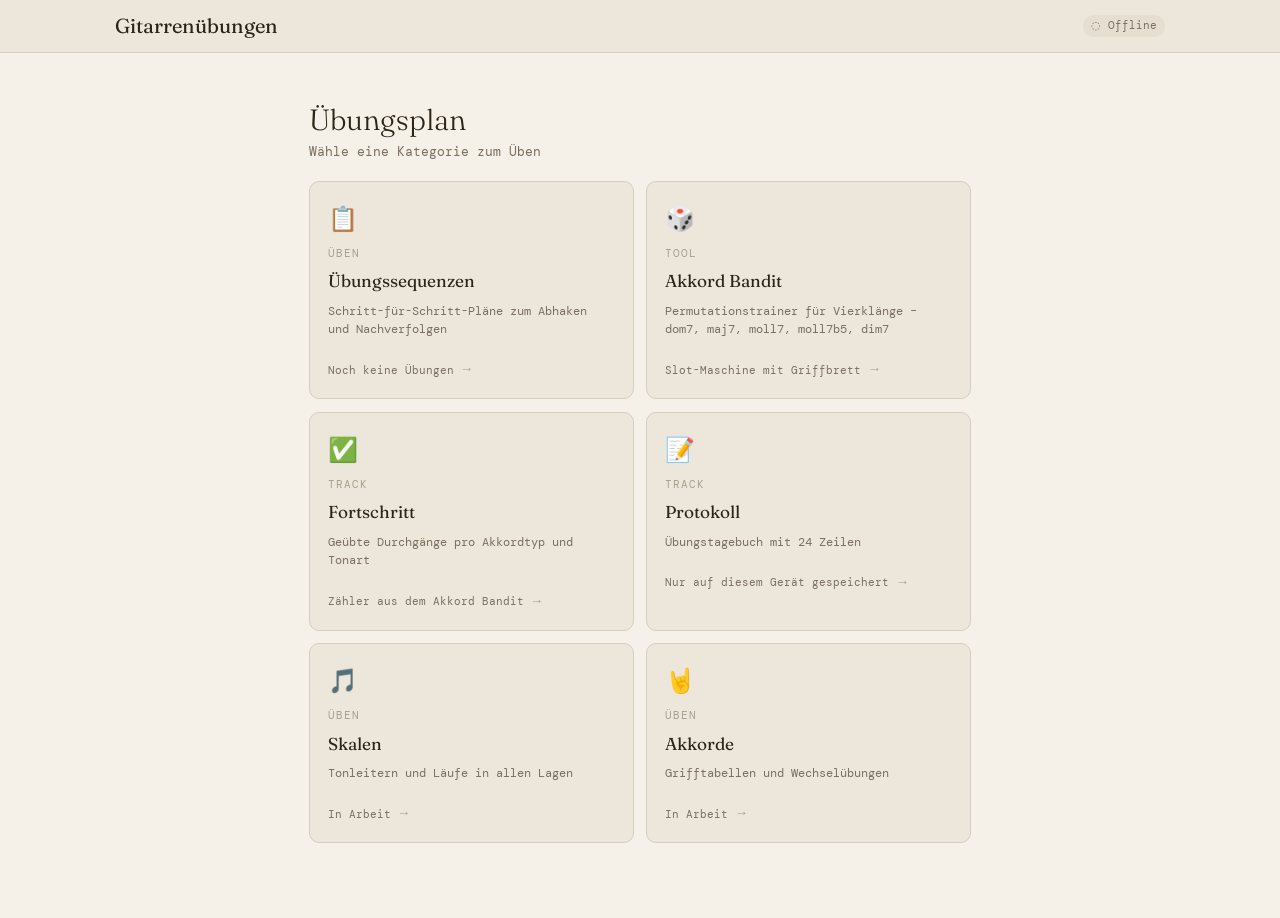
<file: index.html>
<!DOCTYPE html>
<html lang="de">
<head>
  <meta charset="UTF-8">
  <meta name="viewport" content="width=device-width, initial-scale=1">
  <title>Gitarrenübungen</title>
  <link rel="icon" type="image/svg+xml" href="assets/favicon.svg">
  <link rel="stylesheet" href="assets/style.css">
  <style>
    .card-icon {
      font-size: 1.6rem;
      display: block;
      margin-bottom: 0.5rem;
    }
    .card-arrow {
      display: inline-block;
      color: var(--text3);
      font-size: 0.9rem;
      margin-top: 0.5rem;
      transition: transform var(--transition), color var(--transition);
    }
    .card-link:hover .card-arrow {
      transform: translateX(3px);
      color: var(--accent);
    }
    .app-name {
      font-size: 1.35rem;
    }
  </style>
</head>
<body>

<header class="app-header">
  <div class="app-header-inner">
    <span class="header-title app-name">Gitarrenübungen</span>
    <span class="sync-status" id="syncStatus"></span>
  </div>
</header>

<main class="main">
  <div class="container">

    <div class="page-hero">
      <h1 class="page-hero-title">Übungsplan</h1>
      <p class="page-hero-subtitle">Wähle eine Kategorie zum Üben</p>
    </div>


    <div class="card-grid" id="cardGrid">
      <div class="card" style="border-style:dashed; animation: blink 1.4s ease-in-out infinite; color:var(--text3); text-align:center; padding:2rem;">
        Lädt…
      </div>
    </div>

  </div>
</main>


<script src="assets/sheet-api.js"></script>
<script>
  const PAGES = [
    {
      key:   'sequenzen',
      title: 'Übungssequenzen',
      desc:  'Schritt-für-Schritt-Pläne zum Abhaken und Nachverfolgen',
      href:  'ueben/sequenzen.html',
      icon:  '📋',
      label: 'Üben',
    },
    {
      key:      'bandit',
      title:    'Akkord Bandit',
      desc:     'Permutationstrainer für Vierklänge – dom7, maj7, moll7, moll7b5, dim7',
      href:     'akkord-bandit.html',
      icon:     '🎲',
      label:    'Tool',
      hinweis:  'Slot-Maschine mit Griffbrett',
    },
    {
      key:      'fortschritt',
      title:    'Fortschritt',
      desc:     'Geübte Durchgänge pro Akkordtyp und Tonart',
      href:     'fortschritt.html',
      icon:     '✅',
      label:    'Track',
      hinweis:  'Zähler aus dem Akkord Bandit',
    },
    {
      key:      'protokoll',
      title:    'Protokoll',
      desc:     'Übungstagebuch mit 24 Zeilen',
      href:     'protokoll.html',
      icon:     '📝',
      label:    'Track',
      hinweis:  'Nur auf diesem Gerät gespeichert',
    },
    {
      key:      'skalen',
      title:    'Skalen',
      desc:     'Tonleitern und Läufe in allen Lagen',
      href:     'ueben/skalen.html',
      icon:     '🎵',
      label:    'Üben',
      hinweis:  'In Arbeit',
    },
    {
      key:      'akkorde',
      title:    'Akkorde',
      desc:     'Grifftabellen und Wechselübungen',
      href:     'ueben/akkorde.html',
      icon:     '🤘',
      label:    'Üben',
      hinweis:  'In Arbeit',
    },
  ];

  let sequenzen = null;

  // ── Progress helpers ──────────────────────────────────────────────────
  function countProgress(section) {
    if (!section || typeof section !== 'object') return { done: 0, total: 0 };
    let done = 0, total = 0;
    for (const seq of Object.values(section)) {
      for (const item of Object.values(seq.items || {})) {
        total++;
        if (item.done) done++;
      }
    }
    return { done, total };
  }

  // ── Render cards ──────────────────────────────────────────────────────
  function renderCards() {
    const grid = document.getElementById('cardGrid');
    grid.innerHTML = PAGES.map(page => {
      const { done, total } = page.key === 'sequenzen'
        ? countProgress(sequenzen)
        : { done: 0, total: 0 };
      const pct = total > 0 ? Math.round((done / total) * 100) : 0;

      const progressHtml = total > 0
        ? `<div class="progress-wrap" style="margin-top:0.6rem">
            <div class="progress-bar">
              <div class="progress-bar-fill" style="width:${pct}%"></div>
            </div>
            <span class="progress-label">${done}/${total}</span>
           </div>`
        : `<span class="text-xs text-muted">${page.hinweis || 'Noch keine Übungen'}</span>`;

      return `
        <a class="card card-link" href="${page.href}">
          <span class="card-icon">${page.icon}</span>
          <div class="card-label">${page.label}</div>
          <div class="card-title">${page.title}</div>
          <div class="card-desc">${page.desc}</div>
          ${progressHtml}
          <span class="card-arrow">→</span>
        </a>
      `;
    }).join('');
  }

  // ── Sync status ───────────────────────────────────────────────────────
  function setSyncStatus(state, text) {
    const el = document.getElementById('syncStatus');
    el.className = `sync-status ${state}`;
    el.textContent = text;
  }

  // ── Init ──────────────────────────────────────────────────────────────
  // Sequenzen-Seite schreibt lokal zuerst; solange dort etwas nicht
  // hochgeladen ist (dirty), ist der lokale Stand der aktuellere.
  async function init() {
    try { sequenzen = JSON.parse(localStorage.getItem('gitueben_sequenzen') || 'null'); } catch (e) {}
    renderCards();
    if (localStorage.getItem('gitueben_sequenzen_dirty')) {
      setSyncStatus('dirty', '○ Nicht alles synchronisiert');
      return;
    }
    setSyncStatus('saving', '⟳ Lädt…');
    const remote = await SheetAPI.load();
    if (!remote) { setSyncStatus('offline', '◌ Offline'); return; }
    sequenzen = remote.sequenzen || {};
    localStorage.setItem('gitueben_sequenzen', JSON.stringify(sequenzen));
    renderCards();
    setSyncStatus('synced', '✓ Synchronisiert');
  }

  window.addEventListener('offline', () => setSyncStatus('offline', '◌ Offline'));

  init();
</script>
</body>
</html>
</file>
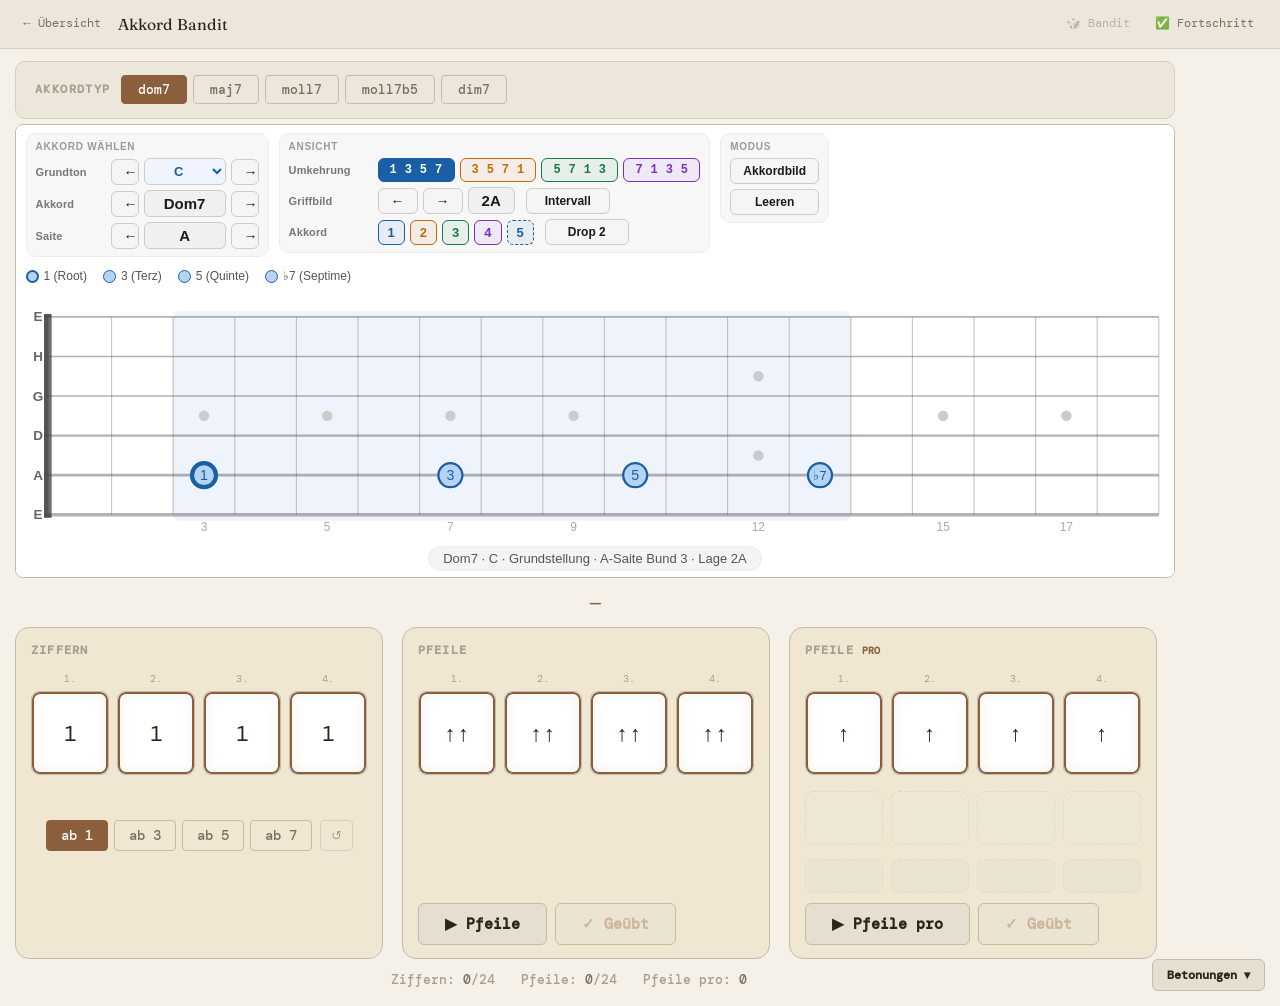
<file: akkord-bandit.html>
<!DOCTYPE html>
<html lang="de">
<head>
  <meta charset="UTF-8">
  <meta name="viewport" content="width=device-width, initial-scale=1.0">
  <title>Akkord Bandit – Gitarrenübungen</title>
  <link rel="icon" type="image/svg+xml" href="assets/favicon.svg">
  <link rel="stylesheet" href="assets/style.css">
  <style>
    body { display: flex; flex-direction: column; min-height: 100vh; }

    .page-main {
      flex: 1;
      overflow-x: auto;
      display: flex;
      justify-content: center;
      padding: 0.75rem 1rem 1rem;
    }

    .bandit-wrap {
      width: 100%;
      max-width: 1330px;
      display: flex;
      flex-direction: column;
      gap: 0.35rem;
    }
    .app-header-inner { max-width: 1330px; }
    /* Hauptinhalt links begrenzen, damit rechts Platz fürs Betonungs-Panel bleibt */
    .settings-bar, .griffbrett-widget-wrap, .akkord-name-display {
      align-self: flex-start; width: 100%; max-width: 1160px;
    }

    /* ─── Settings bar ─────────────────────────────────── */
    .settings-bar {
      display: flex;
      align-items: center;
      gap: 0.75rem;
      flex-wrap: wrap;
      padding: 0.9rem 1.25rem;
      background: var(--surface);
      border: 1px solid var(--border);
      border-radius: var(--radius);
    }

    .settings-sep {
      width: 1px;
      height: 1.8rem;
      background: var(--border2);
      flex-shrink: 0;
    }

    .settings-group {
      display: flex;
      align-items: center;
      gap: 0.7rem;
    }

    .section-label {
      font-size: 0.8rem;
      font-weight: 700;
      color: var(--text3);
      text-transform: uppercase;
      letter-spacing: 0.12em;
      white-space: nowrap;
    }

    select {
      font-family: 'DM Mono', monospace;
      font-size: 0.9rem;
      background: var(--surface2);
      color: var(--text);
      border: 1px solid var(--border2);
      border-radius: 6px;
      padding: 5px 10px;
      cursor: pointer;
      outline: none;
    }
    select:focus { border-color: var(--accent); }

    .akkord-buttons { display: flex; gap: 6px; flex-wrap: wrap; }

    .akk-btn {
      padding: 5px 16px;
      font-family: 'DM Mono', monospace;
      font-size: 0.88rem;
      font-weight: 500;
      cursor: pointer;
      border-radius: 4px;
      background: transparent;
      color: var(--text2);
      border: 1px solid var(--border2);
      transition: all 0.15s;
    }
    .akk-btn:hover { border-color: var(--accent); color: var(--accent); }
    .akk-btn.aktiv { background: var(--accent); color: #fff; border-color: var(--accent); }

    /* ─── Akkord name ──────────────────────────────────── */
    .akkord-name-display {
      font-family: 'Fraunces', serif;
      font-size: 1.6rem;
      font-weight: 600;
      color: var(--accent);
      min-height: 1.6rem;
      letter-spacing: -0.01em;
      text-align: center;
    }

    .raeder-wrap {
      position: relative;
      display: flex;
      flex-direction: column;
      gap: 0.75rem;
    }

    /* ─── Räder ────────────────────────────────────────── */
    .raeder-block {
      display: flex; flex-wrap: wrap; gap: 1.25rem;
      align-items: stretch; justify-content: flex-start; max-width: 1160px;
    }
    .rad-gruppe {
      display: flex; flex-direction: column; gap: 10px;
      background: #f0e7d3;
      border: 1.5px solid var(--border2);
      border-radius: 14px;
      padding: 0.9rem 1rem;
    }
    .rad-gruppe-titel {
      font-size: 0.82rem;
      font-weight: 700;
      color: var(--text3);
      text-transform: uppercase;
      letter-spacing: 0.1em;
    }
    .raeder-reihe { display: flex; gap: 8px; }
    .rad-wrap { display: flex; flex-direction: column; align-items: center; gap: 4px; }
    .rad-lbl { font-size: 0.65rem; color: var(--text3); }

    .rad-fenster {
      width: 78px;
      height: 84px;
      border: 1.5px solid var(--border2);
      border-radius: 8px;
      overflow: hidden;
      position: relative;
      background: #fff;
    }
    .rad-strip {
      position: absolute;
      width: 100%;
      display: flex;
      flex-direction: column;
    }
    .rad-zelle {
      height: 84px;
      display: flex;
      align-items: center;
      justify-content: center;
      font-size: 22px;
      color: var(--text);
    }
    .highlight {
      position: absolute;
      inset: 0;
      border: 2.5px solid var(--accent);
      border-radius: 8px;
      pointer-events: none;
      z-index: 10;
      box-shadow: inset 0 0 14px rgba(139,94,60,0.08);
    }

    /* ─── Ton-Pills ────────────────────────────────────── */
    .ton-pills-reihe { display: flex; gap: 8px; justify-content: center; width: 100%; }
    .ton-pill {
      width: 78px;
      display: flex;
      flex-direction: column;
      align-items: center;
      gap: 3px;
      background: var(--surface2);
      border: 1px solid var(--border);
      border-radius: 8px;
      padding: 5px 6px;
      transition: all 0.2s;
    }
    .ton-pill.leer { background: transparent; border-color: transparent; }
    .ton-name { font-size: 16px; font-weight: 500; color: var(--accent); }
    .ton-funktion { font-size: 11px; color: var(--text3); }

    .trennlinie {
      width: 1px;
      background: var(--border);
      align-self: stretch;
      margin: 0 0.75rem;
    }

    /* ─── Notations-Kästchen (Pfeile pro) ──────────────── */
    .notation-reihe { display: flex; gap: 8px; margin-top: 6px; }
    .notation-box {
      width: 78px; height: 54px; border: 1.5px solid var(--border2);
      border-radius: 8px; background: var(--surface); display: flex;
      align-items: center; justify-content: center; color: var(--text);
      overflow: hidden; flex-shrink: 0;
    }
    .notation-box.leer { border-style: dashed; opacity: 0.3; }

    /* ─── Silben-Kästchen (Pfeile pro) ─────────────────── */
    .silben-reihe { display: flex; gap: 8px; margin-top: 4px; }
    .silben-box {
      width: 78px; min-height: 34px; border: 1.5px solid var(--border2);
      border-radius: 8px; background: var(--surface2); display: flex;
      align-items: center; justify-content: center; flex-shrink: 0;
      font-size: 0.7rem; font-family: 'DM Mono', monospace; color: var(--text2);
      text-align: center; padding: 4px 5px; line-height: 1.3;
    }
    .silben-box.leer { border-style: dashed; opacity: 0.3; }
    @font-face {
      font-family: 'Bravura';
      src: url('assets/fonts/music-rests.woff2') format('woff2');
      font-display: swap;
    }
    .nrest { font-family: 'Bravura', 'Apple Symbols', 'Segoe UI Symbol', serif; }
    .pro-badge { font-size: 0.65rem; color: var(--accent); letter-spacing: 0; }

    /* ─── Buttons ──────────────────────────────────────── */
    .drehen-btn {
      padding: 10px 26px;
      font-family: 'DM Mono', monospace;
      font-size: 1rem;
      font-weight: 600;
      cursor: pointer;
      border-radius: 6px;
      background: var(--surface2);
      color: var(--text);
      border: 1px solid var(--border2);
      transition: all 0.15s;
      display: inline-flex;
      align-items: center;
      gap: 6px;
      white-space: nowrap;
    }
    .drehen-btn:hover  { border-color: var(--accent); color: var(--accent); background: var(--surface); }
    .drehen-btn:active { transform: scale(0.97); }
    .drehen-btn:disabled { opacity: 0.35; cursor: not-allowed; transform: none; }
    .drehen-btn.beide  { border-color: var(--accent); color: var(--accent); }
    .drehen-btn.beide:hover { background: var(--accent); color: #fff; }

    .start-buttons { display: flex; gap: 6px; flex-wrap: wrap; margin-top: 10px; justify-content: center; width: 100%; }
    .start-btn {
      padding: 6px 14px;
      font-family: 'DM Mono', monospace;
      font-size: 0.9rem;
      font-weight: 500;
      cursor: pointer;
      border-radius: 4px;
      background: transparent;
      color: var(--text2);
      border: 1px solid var(--border2);
      transition: all 0.15s;
    }
    .start-btn:hover { border-color: var(--accent); color: var(--accent); }
    .start-btn.aktiv { background: var(--accent); color: #fff; border-color: var(--accent); }
    .start-btn:disabled { opacity: 0.35; cursor: not-allowed; }

    .reset-btn {
      padding: 6px 10px;
      font-family: 'DM Mono', monospace;
      font-size: 0.88rem;
      cursor: pointer;
      border-radius: 4px;
      background: transparent;
      color: var(--text3);
      border: 1px solid var(--border);
      transition: all 0.15s;
      margin-left: 2px;
    }
    .reset-btn:hover { border-color: var(--accent2); color: var(--accent2); }
    .reset-btn:disabled { opacity: 0.35; cursor: not-allowed; }

    /* ─── Zähler ───────────────────────────────────────── */
    .zaehler-reihe { display: flex; gap: 1.75rem; align-items: center; flex-wrap: wrap; justify-content: center; max-width: 1160px; }
    .zaehler { font-size: 0.85rem; font-weight: 500; color: var(--text3); }
    .zaehler span { color: var(--text2); }
    .neu-gemischt { font-size: 0.78rem; color: var(--accent2); font-style: italic; opacity: 0; transition: opacity 0.5s; }
    .neu-gemischt.show { opacity: 1; }

    /* ─── Betonungen (Akzent-Muster) ───────────────────── */
    .betonung-wrap { position: absolute; right: 0; bottom: 0; }
    #betonung-toggle { padding: 7px 14px; font-size: 0.82rem; min-width: 0; }
    .betonung-panel {
      position: absolute; bottom: calc(100% + 8px); right: 0; z-index: 50;
      background: #f0e7d3; border: 1.5px solid var(--border2);
      border-radius: 12px; padding: 0.5rem 0.8rem; min-width: 0;
      box-shadow: var(--shadow);
    }
    .betonung-titel {
      font-size: 0.68rem; font-weight: 700; color: var(--text3);
      text-transform: uppercase; letter-spacing: 0.05em;
      text-align: center; margin-bottom: 4px;
    }
    .betonung-zeile {
      display: flex; justify-content: center; align-items: center; gap: 9px;
      padding: 4px 0; border-bottom: 1px solid var(--border);
    }
    .betonung-zeile:last-child { border-bottom: none; }
    .betonung-zeile span {
      width: 1.5em; height: 1.5em; box-sizing: border-box;
      display: inline-flex; align-items: center; justify-content: center;
      font-size: 0.92rem; color: var(--text2);
    }
    .betonung-zeile span.akz {
      color: var(--text); font-weight: 700;
      border: 1px solid var(--text2); border-radius: 50%;
    }

    /* ─── Griffbrett Widget ──────────────────────────────── */
    .griffbrett-widget-wrap {
      border: 1.5px solid var(--border2);
      border-radius: 8px;
      overflow: hidden;
    }
    .griffbrett-widget-wrap iframe {
      display: block;
      width: 100%;
      border: none;
    }

    /* ─── Scrollbar ────────────────────────────────────── */
    ::-webkit-scrollbar { width: 4px; }
    ::-webkit-scrollbar-track { background: transparent; }
    ::-webkit-scrollbar-thumb { background: var(--border2); border-radius: 2px; }
  </style>
</head>
<body>

<header class="app-header">
  <div class="app-header-inner">
    <a class="back-btn" href="index.html">← Übersicht</a>
    <span class="header-title">Akkord Bandit</span>
    <div style="display:flex;gap:4px;align-items:center">
      <a class="btn btn-ghost btn-sm" style="opacity:0.45;pointer-events:none">🎲 Bandit</a>
      <a class="btn btn-ghost btn-sm" href="fortschritt.html">✅ Fortschritt</a>
    </div>
  </div>
</header>

<div class="page-main">
  <div class="bandit-wrap">

    <!-- Grundton – versteckt, wird vom Griffbrett-Widget gesteuert -->
    <select id="grundton" style="position:absolute;left:-9999px" aria-hidden="true">
      <option>C</option><option>Db</option><option>D</option><option>Eb</option>
      <option>E</option><option>F</option><option>Gb</option><option>G</option>
      <option>Ab</option><option>A</option><option>Bb</option><option>B</option>
    </select>

    <!-- Settings bar: Akkordtyp -->
    <div class="settings-bar">
      <div class="settings-group">
        <span class="section-label">Akkordtyp</span>
        <div class="akkord-buttons">
          <button class="akk-btn aktiv" data-typ="dom7" onclick="waehleAkkord('dom7',this)">dom7</button>
          <button class="akk-btn" data-typ="maj7" onclick="waehleAkkord('maj7',this)">maj7</button>
          <button class="akk-btn" data-typ="moll7" onclick="waehleAkkord('moll7',this)">moll7</button>
          <button class="akk-btn" data-typ="moll7b5" onclick="waehleAkkord('moll7b5',this)">moll7b5</button>
          <button class="akk-btn" data-typ="dim7" onclick="waehleAkkord('dim7',this)">dim7</button>
        </div>
      </div>
    </div>

    <!-- Griffbrett Widget -->
    <div class="griffbrett-widget-wrap">
      <iframe id="griffbrett-iframe" src="akkord_griffbrett.html" height="450"></iframe>
    </div>

    <!-- Akkord name -->
    <div class="akkord-name-display" id="akkord-name">–</div>

    <!-- Practice area: Ziffern | Pfeile -->
    <div class="raeder-wrap">
      <div class="raeder-block">

        <!-- Ziffern -->
        <div class="rad-gruppe">
          <div class="rad-gruppe-titel">Ziffern</div>
          <div class="raeder-reihe" id="raeder-a"></div>
          <div class="ton-pills-reihe" id="ton-pills"></div>
          <div class="start-buttons">
            <button class="start-btn aktiv" data-start="1" onclick="klickeZiffernStart('1')">ab 1</button>
            <button class="start-btn" data-start="3" onclick="klickeZiffernStart('3')">ab 3</button>
            <button class="start-btn" data-start="5" onclick="klickeZiffernStart('5')">ab 5</button>
            <button class="start-btn" data-start="7" onclick="klickeZiffernStart('7')">ab 7</button>
            <button class="reset-btn" id="reset-btn" onclick="resetZiffern()" title="Sequenz von vorne">↺</button>
          </div>
        </div>

        <!-- Pfeile (2er) -->
        <div class="rad-gruppe">
          <div class="rad-gruppe-titel">Pfeile</div>
          <div class="raeder-reihe" id="raeder-b"></div>
          <div style="margin-top:auto;display:flex;gap:8px;flex-wrap:wrap">
            <button class="drehen-btn" id="btn-b" onclick="drehenEinzel('b')">▶ Pfeile</button>
            <button class="drehen-btn beide" id="btn-geuebt" onclick="markiereGeuebt()" disabled>✓ Geübt</button>
          </div>
        </div>

        <!-- Pfeile pro (bis 3er + Notation + Silben) -->
        <div class="rad-gruppe">
          <div class="rad-gruppe-titel">Pfeile <span class="pro-badge">pro</span></div>
          <div class="raeder-reihe" id="raeder-c"></div>
          <div class="notation-reihe" id="notation-c"></div>
          <div class="silben-reihe" id="silben-c"></div>
          <div style="margin-top:auto;display:flex;gap:8px;flex-wrap:wrap">
            <button class="drehen-btn" id="btn-c" onclick="drehenEinzel('c')">▶ Pfeile pro</button>
            <button class="drehen-btn beide" id="btn-geuebt-c" onclick="markiereGeuebtC()" disabled>✓ Geübt</button>
          </div>
        </div>

      </div>

      <!-- Zähler -->
      <div class="zaehler-reihe">
        <div class="zaehler">Ziffern: <span id="zaehler-a">0</span>/24</div>
        <div class="zaehler">Pfeile: <span id="zaehler-b">0</span>/24</div>
        <div class="zaehler">Pfeile pro: <span id="zaehler-c">0</span></div>
        <div class="neu-gemischt" id="neu-gemischt-a"></div>
        <div class="neu-gemischt" id="neu-gemischt-b"></div>
      </div>

      <!-- Betonungen (Akzent-Muster) ein-/ausblendbar -->
      <div class="betonung-wrap">
        <button class="drehen-btn" id="betonung-toggle" onclick="toggleBetonung()">Betonungen ▾</button>
        <div class="betonung-panel" id="betonung-panel" hidden>
          <div class="betonung-titel">Betonung</div>
          <div id="betonung-liste"></div>
        </div>
      </div>
    </div>


  </div>
</div>

<script src="assets/sheet-api.js"></script>
<script>
const akkordTypen = {
  dom7:    { label:'7',    toene:{'C':'C E G Bb','Db':'Db F Ab Cb','D':'D F# A C','Eb':'Eb G Bb Db','E':'E G# B D','F':'F A C Eb','Gb':'Gb Bb Db Fb','G':'G B D F','Ab':'Ab C Eb Gb','A':'A C# E G','Bb':'Bb D F Ab','B':'B D# F# A'}, funkt:{'1':'Grundton','3':'Terz','5':'Quinte','7':'b7'} },
  maj7:    { label:'maj7', toene:{'C':'C E G B','Db':'Db F Ab C','D':'D F# A C#','Eb':'Eb G Bb D','E':'E G# B D#','F':'F A C E','Gb':'Gb Bb Db F','G':'G B D F#','Ab':'Ab C Eb G','A':'A C# E G#','Bb':'Bb D F A','B':'B D# F# A#'}, funkt:{'1':'Grundton','3':'Terz','5':'Quinte','7':'7'} },
  moll7:   { label:'m7',   toene:{'C':'C Eb G Bb','Db':'Db E Ab Cb','D':'D F A C','Eb':'Eb Gb Bb Db','E':'E G B D','F':'F Ab C Eb','Gb':'Gb A Db Fb','G':'G Bb D F','Ab':'Ab B Eb Gb','A':'A C E G','Bb':'Bb Db F Ab','B':'B D F# A'}, funkt:{'1':'Grundton','3':'b3','5':'Quinte','7':'b7'} },
  moll7b5: { label:'m7b5', toene:{'C':'C Eb Gb Bb','Db':'Db E G Cb','D':'D F Ab C','Eb':'Eb Gb A Db','E':'E G Bb D','F':'F Ab B Eb','Gb':'Gb A C Fb','G':'G Bb Db F','Ab':'Ab B D Gb','A':'A C Eb G','Bb':'Bb Db E Ab','B':'B D F A'}, funkt:{'1':'Grundton','3':'b3','5':'b5','7':'b7'} },
  dim7:    { label:'dim7', toene:{'C':'C Eb Gb A','Db':'Db E G Bb','D':'D F Ab B','Eb':'Eb Gb A C','E':'E G Bb Db','F':'F Ab B D','Gb':'Gb A C Eb','G':'G Bb Db E','Ab':'Ab B D F','A':'A C Eb Gb','Bb':'Bb Db E G','B':'B D F Ab'}, funkt:{'1':'Grundton','3':'b3','5':'b5','7':'bb7'} }
};

const ziffernSymbole = ['1','3','5','7'];
const pfeilSymbole   = ['↑↑','↓↓','↑↓','↓↑'];
// Pfeile pro (Block C): erweiterte Symbole bis 3 Pfeile + Rhythmus-Silben
const pfeilSymboleC  = ['↑','↓','↑↑','↓↓','↑↓','↓↑','↓↓↑','↓↑↑','↓↑↓','↑↓↑','↓↓↓','↑↑↑'];
const SILBEN = [
  { 1: 'Chamä',     2: 'Antilo',           3: 'Es gibt ein'          },
  { 1: 'Rhino',     2: 'Salaman',          3: 'das nennt sich Pferd' },
  { 1: 'die fahrn', 2: 'stehn im Dschung', 3: 'es ist so schön'      },
  { 1: 'nach Hel',  2: 'beieinan',         3: 'ich habs so gern'     },
];

function allePerms(arr) {
  const res = [];
  function p(a, cur) { if(!a.length){res.push([...cur]);return;} a.forEach((v,i)=>{const r=[...a];r.splice(i,1);p(r,[...cur,v]);}); }
  p(arr,[]);
  return res;
}
function mische(arr) {
  const a=[...arr]; for(let i=a.length-1;i>0;i--){const j=Math.floor(Math.random()*(i+1));[a[i],a[j]]=[a[j],a[i]];} return a;
}

const ziffernSequenzen = {
  '1': [
    ['1','3','5','7'],['1','3','7','5'],['1','5','3','7'],['1','5','7','3'],['1','7','3','5'],['1','7','5','3'],
    ['3','1','5','7'],['3','1','7','5'],['3','5','1','7'],['3','5','7','1'],['3','7','1','5'],['3','7','5','1'],
    ['5','1','3','7'],['5','1','7','3'],['5','3','1','7'],['5','3','7','1'],['5','7','1','3'],['5','7','3','1'],
    ['7','1','3','5'],['7','1','5','3'],['7','3','1','5'],['7','3','5','1'],['7','5','1','3'],['7','5','3','1'],
  ],
  '3': [
    ['3','1','5','7'],['3','1','7','5'],['3','5','1','7'],['3','5','7','1'],['3','7','1','5'],['3','7','5','1'],
    ['5','1','3','7'],['5','1','7','3'],['5','3','1','7'],['5','3','7','1'],['5','7','1','3'],['5','7','3','1'],
    ['7','1','3','5'],['7','1','5','3'],['7','3','1','5'],['7','3','5','1'],['7','5','1','3'],['7','5','3','1'],
    ['1','3','5','7'],['1','3','7','5'],['1','5','3','7'],['1','5','7','3'],['1','7','3','5'],['1','7','5','3'],
  ],
  '5': [
    ['5','1','3','7'],['5','1','7','3'],['5','3','1','7'],['5','3','7','1'],['5','7','1','3'],['5','7','3','1'],
    ['7','1','3','5'],['7','1','5','3'],['7','3','1','5'],['7','3','5','1'],['7','5','1','3'],['7','5','3','1'],
    ['1','3','5','7'],['1','3','7','5'],['1','5','3','7'],['1','5','7','3'],['1','7','3','5'],['1','7','5','3'],
    ['3','1','5','7'],['3','1','7','5'],['3','5','1','7'],['3','5','7','1'],['3','7','1','5'],['3','7','5','1'],
  ],
  '7': [
    ['7','1','3','5'],['7','1','5','3'],['7','3','1','5'],['7','3','5','1'],['7','5','1','3'],['7','5','3','1'],
    ['1','3','5','7'],['1','3','7','5'],['1','5','3','7'],['1','5','7','3'],['1','7','3','5'],['1','7','5','3'],
    ['3','1','5','7'],['3','1','7','5'],['3','5','1','7'],['3','5','7','1'],['3','7','1','5'],['3','7','5','1'],
    ['5','1','3','7'],['5','1','7','3'],['5','3','1','7'],['5','3','7','1'],['5','7','1','3'],['5','7','3','1'],
  ],
};

let aktiveZiffernSeq = ziffernSequenzen['1'];
let aktiveStart      = '1';
const allePermsB     = allePerms(pfeilSymbole);
let stapelB          = mische(allePermsB);
let gezogenA = 0, gezogenB = 0;
let laeuft = false;
let aktuellerTyp  = 'dom7';
let letzteZiffern = null;
let letztePfeile  = null;
let gezogenC      = 0;
let letztePfeileC = null;

// ── State-Persistenz ─────────────────────────────────────
const BANDIT_STATE_KEY = 'gitueben_bandit_state';

function speichereState() {
  try {
    localStorage.setItem(BANDIT_STATE_KEY, JSON.stringify({
      aktuellerTyp,
      grundton:          document.getElementById('grundton').value,
      aktiveStart,
      gezogenA,
      gezogenB,
      gezogenC,
      stapelB,
      letzteZiffern,
      letztePfeile,
      letztePfeileC,
    }));
  } catch(e) {}
}

function ladeState() {
  try {
    const raw = localStorage.getItem(BANDIT_STATE_KEY);
    if (!raw) return;
    const s = JSON.parse(raw);

    if (s.aktuellerTyp && akkordTypen[s.aktuellerTyp])       aktuellerTyp = s.aktuellerTyp;
    if (s.aktiveStart  && ziffernSequenzen[s.aktiveStart]) {
      aktiveStart      = s.aktiveStart;
      aktiveZiffernSeq = ziffernSequenzen[s.aktiveStart];
    }
    if (typeof s.gezogenA === 'number') gezogenA = s.gezogenA;
    if (typeof s.gezogenB === 'number') gezogenB = s.gezogenB;
    if (Array.isArray(s.stapelB) && s.stapelB.length === allePermsB.length) stapelB = s.stapelB;
    if (Array.isArray(s.letzteZiffern)) letzteZiffern = s.letzteZiffern;
    if (Array.isArray(s.letztePfeile))  letztePfeile  = s.letztePfeile;
    if (typeof s.gezogenC === 'number')  gezogenC = s.gezogenC;
    if (Array.isArray(s.letztePfeileC) && s.letztePfeileC.every(p => pfeilSymboleC.includes(p))) letztePfeileC = s.letztePfeileC;
    // Grundton
    if (s.grundton) document.getElementById('grundton').value = s.grundton;

    // Akkordtyp-Buttons
    document.querySelectorAll('.akk-btn').forEach(b =>
      b.classList.toggle('aktiv', b.dataset.typ === aktuellerTyp)
    );

    // Start-Buttons
    document.querySelectorAll('.start-btn').forEach(b =>
      b.classList.toggle('aktiv', b.dataset.start === aktiveStart)
    );

    // Zähler
    aktualisiereZaehler('a');
    aktualisiereZaehler('b');
    aktualisiereZaehler('c');

    // Räder wiederherstellen
    if (letzteZiffern) animiereStrip('raeder-a', ziffernSymbole, letzteZiffern, () => zeigeAkkord(letzteZiffern));
    if (letztePfeile)  animiereStrip('raeder-b', pfeilSymbole,   letztePfeile,  () => {});
    if (letztePfeileC) {
      animiereStrip('raeder-c', pfeilSymboleC, letztePfeileC, () => {});
      aktualisiereNotationC(letztePfeileC);
      aktualisiereSilbenC(letztePfeileC);
    }

    updateGeuebtBtn();
    updateGeuebtBtnC();
  } catch(e) {}
}

// ── Permutations ─────────────────────────────────────────
function naechsteA() {
  if (gezogenA >= aktiveZiffernSeq.length) { gezogenA = 0; zeigeNeuGemischt('a','↺ von vorne'); }
  return aktiveZiffernSeq[gezogenA++];
}
function naechsteB() {
  if (gezogenB >= stapelB.length) { stapelB = mische(allePermsB); gezogenB = 0; zeigeNeuGemischt('b'); }
  return stapelB[gezogenB++];
}

function klickeZiffernStart(start) {
  if (laeuft) return;
  if (aktiveStart !== start) {
    aktiveStart = start;
    aktiveZiffernSeq = ziffernSequenzen[start];
    gezogenA = 0;
    document.querySelectorAll('.start-btn').forEach(b => b.classList.toggle('aktiv', b.dataset.start === start));
    aktualisiereZaehler('a');
  }
  drehenEinzel('a');
}

function resetZiffern() {
  gezogenA = 0;
  aktualisiereZaehler('a');
  const el = document.getElementById('neu-gemischt-a');
  el.textContent = '↺ zurückgesetzt'; el.classList.add('show');
  setTimeout(() => el.classList.remove('show'), 2000);
  speichereState();
}

function zeigeNeuGemischt(which, msg) {
  const el = document.getElementById('neu-gemischt-' + which);
  el.textContent = msg || '↺ neu gemischt'; el.classList.add('show');
  setTimeout(() => el.classList.remove('show'), 2500);
}

// ── Akkord ───────────────────────────────────────────────
function waehleAkkord(typ, btn) {
  aktuellerTyp = typ;
  document.querySelectorAll('.akk-btn').forEach(b => b.classList.remove('aktiv'));
  btn.classList.add('aktiv');
  if (letzteZiffern) zeigeAkkord(letzteZiffern);
  speichereState();
  syncGriffbrett();
}

function zeigeAkkord(ziffern) {
  const grundton = document.getElementById('grundton').value;
  const typ = akkordTypen[aktuellerTyp];
  const alle = typ.toene[grundton].split(' ');
  const map = {}; ziffernSymbole.forEach((z,i) => map[z] = alle[i]);
  document.getElementById('akkord-name').textContent = grundton + typ.label + '  ·  ' + ziffern.join(' – ');
  ziffern.forEach((z,i) => {
    const pill = document.getElementById('pill-' + i);
    pill.classList.remove('leer');
    document.getElementById('pill-ton-' + i).textContent  = map[z];
    document.getElementById('pill-funk-' + i).textContent = typ.funkt[z];
  });
}

document.getElementById('grundton').addEventListener('change', () => { if (letzteZiffern) zeigeAkkord(letzteZiffern); speichereState(); syncGriffbrett(); });

// ── Räder ────────────────────────────────────────────────
function erstelleRad(containerId, symbole) {
  const container = document.getElementById(containerId);
  symbole.forEach((_, i) => {
    const wrap = document.createElement('div'); wrap.className = 'rad-wrap';
    const lbl  = document.createElement('div'); lbl.className  = 'rad-lbl'; lbl.textContent = (i+1) + '.';
    const fenster = document.createElement('div'); fenster.className = 'rad-fenster';
    const strip   = document.createElement('div'); strip.className   = 'rad-strip'; strip.id = containerId + '-strip-' + i;
    const hl      = document.createElement('div'); hl.className      = 'highlight';
    symbole.forEach(s => { const div = document.createElement('div'); div.className = 'rad-zelle'; div.textContent = s; strip.appendChild(div); });
    fenster.appendChild(strip); fenster.appendChild(hl);
    wrap.appendChild(lbl); wrap.appendChild(fenster);
    container.appendChild(wrap);
    strip.style.transform = 'translateY(0px)';
  });
}

function erstellePills() {
  const container = document.getElementById('ton-pills');
  for (let i = 0; i < 4; i++) {
    const pill = document.createElement('div'); pill.className = 'ton-pill leer'; pill.id = 'pill-' + i;
    pill.innerHTML = `<span class="ton-name" id="pill-ton-${i}"></span><span class="ton-funktion" id="pill-funk-${i}"></span>`;
    container.appendChild(pill);
  }
}

function animiereStrip(containerId, symbole, ziel, cb) {
  const h = 84;
  for (let i = 0; i < 4; i++) {
    const strip = document.getElementById(containerId + '-strip-' + i);
    strip.style.transition = 'none';
    strip.style.transform  = `translateY(${-symbole.indexOf(ziel[i]) * h}px)`;
  }
  cb();
}

function aktualisiereZaehler(which) {
  document.getElementById('zaehler-' + which).textContent = which === 'a' ? gezogenA : which === 'b' ? gezogenB : gezogenC;
}

function sperreButtons(an) {
  document.querySelectorAll('.start-btn, .reset-btn, #btn-b, #btn-c').forEach(el => el.disabled = an);
}

function drehenEinzel(which) {
  if (laeuft) return;
  laeuft = true; sperreButtons(true);
  if (which === 'a') {
    const ziel = naechsteA(); aktualisiereZaehler('a');
    animiereStrip('raeder-a', ziffernSymbole, ziel, () => { letzteZiffern = ziel; zeigeAkkord(ziel); laeuft = false; sperreButtons(false); updateGeuebtBtn(); updateGeuebtBtnC(); speichereState(); });
  } else if (which === 'b') {
    const ziel = naechsteB(); aktualisiereZaehler('b');
    animiereStrip('raeder-b', pfeilSymbole, ziel, () => { letztePfeile = ziel; laeuft = false; sperreButtons(false); updateGeuebtBtn(); speichereState(); });
  } else {
    const ziel = zieheZufaelligePfeileC(); gezogenC++; aktualisiereZaehler('c');
    animiereStrip('raeder-c', pfeilSymboleC, ziel, () => { letztePfeileC = ziel; aktualisiereNotationC(ziel); aktualisiereSilbenC(ziel); laeuft = false; sperreButtons(false); updateGeuebtBtnC(); speichereState(); });
  }
}

// ── Geübt ────────────────────────────────────────────────
function updateGeuebtBtn() {
  document.getElementById('btn-geuebt').disabled = !(letzteZiffern && letztePfeile);
}

function zeitstempel() {
  const d = new Date();
  return `${String(d.getDate()).padStart(2,'0')}.${String(d.getMonth()+1).padStart(2,'0')}. ${String(d.getHours()).padStart(2,'0')}:${String(d.getMinutes()).padStart(2,'0')}`;
}

// Alte Zähler-Form war { [typ]: {count, zeit} } – ohne Tonart. Wird hier zu
// { [typ]: { unbekannt: {count, zeit}, [grundton]: {...} } } migriert, damit
// alte Gesamtzahlen nicht verloren gehen, auch wenn die Tonart unbekannt bleibt.
function normalisiereZaehlerTyp(zaehler, typ) {
  const eintrag = zaehler[typ];
  if (typeof eintrag === 'number') {
    zaehler[typ] = { unbekannt: { count: eintrag, zeit: '' } };
  } else if (eintrag && typeof eintrag.count === 'number') {
    zaehler[typ] = { unbekannt: { count: eintrag.count, zeit: eintrag.zeit || '' } };
  } else if (!eintrag) {
    zaehler[typ] = {};
  }
}

function markiereGeuebt() {
  if (!letzteZiffern || !letztePfeile) return;
  const KEY = 'gitueben_geuebt';
  const typ = aktuellerTyp;
  const grundton = document.getElementById('grundton').value;
  const zeit = zeitstempel();
  const btn = document.getElementById('btn-geuebt');

  // localStorage ist die alleinige, garantierte Wahrheit: das übersteht
  // jedes Neuladen der Seite, ganz ohne Google Sheet/Netzwerk. Erst
  // hochzählen, dann erst (unten) zusätzlich ins Sheet spiegeln.
  let zaehler = {};
  try { zaehler = JSON.parse(localStorage.getItem(KEY) || '{}'); } catch(e) {}
  normalisiereZaehlerTyp(zaehler, typ);
  const prev = zaehler[typ][grundton] || { count: 0 };
  zaehler[typ][grundton] = { count: prev.count + 1, zeit };
  localStorage.setItem(KEY, JSON.stringify(zaehler));

  btn.textContent = '✓ Gespeichert';
  btn.style.cssText = 'background:var(--accent2);color:#fff;border-color:var(--accent2)';
  setTimeout(() => { btn.textContent = '✓ Geübt'; btn.style.cssText = ''; }, 1800);

  // Google-Sheet-Sync läuft als unsichtbares Bonus-Backup im Hintergrund
  // (z.B. für ein anderes Gerät). Schlägt er fehl (offline), bleibt der
  // lokale Fortschritt trotzdem unangetastet – und ein veralterter
  // Remote-Stand darf den lokalen nie zurücksetzen.
  SheetAPI.zaehleHoch('geuebt', typ, grundton, zeit);
}

// ── Griffbrett Sync ──────────────────────────────────────
function syncGriffbrett() {
  const iframe = document.getElementById('griffbrett-iframe');
  if (!iframe || !iframe.contentWindow) return;
  iframe.contentWindow.postMessage({
    chord:    aktuellerTyp,
    grundton: document.getElementById('grundton').value,
  }, location.origin);
}

// ── Pfeile pro (Block C): Zufallsziehung, Räder, Notation, Silben, Geübt ──
function zieheZufaelligePfeileC() {
  const pool = [...pfeilSymboleC];
  const result = [];
  for (let i = 0; i < 4; i++) {
    const idx = Math.floor(Math.random() * pool.length);
    result.push(pool.splice(idx, 1)[0]);
  }
  return result;
}

// Räder mit fester Stellenzahl (jede Stelle zeigt alle Symbole)
function erstelleRadN(containerId, positionen, symbole) {
  const container = document.getElementById(containerId);
  for (let i = 0; i < positionen; i++) {
    const wrap = document.createElement('div'); wrap.className = 'rad-wrap';
    const lbl  = document.createElement('div'); lbl.className  = 'rad-lbl'; lbl.textContent = (i + 1) + '.';
    const fenster = document.createElement('div'); fenster.className = 'rad-fenster';
    const strip   = document.createElement('div'); strip.className   = 'rad-strip'; strip.id = containerId + '-strip-' + i;
    const hl      = document.createElement('div'); hl.className      = 'highlight';
    symbole.forEach(s => { const div = document.createElement('div'); div.className = 'rad-zelle'; div.textContent = s; strip.appendChild(div); });
    fenster.appendChild(strip); fenster.appendChild(hl);
    wrap.appendChild(lbl); wrap.appendChild(fenster);
    container.appendChild(wrap);
    strip.style.transform = 'translateY(0px)';
  }
}

// Rhythmische Notation: 1 Kästchen = 1 Viertel; len 1/2/3 = Pause(n) + 1/2/3 Sechzehntel
function notationSVG(symbol) {
  const ink = 'currentColor';
  const nh = (cx) => `<ellipse cx="${cx}" cy="36" rx="5" ry="3.5" transform="rotate(-15 ${cx} 36)" fill="${ink}"/>`;
  const st = (cx) => `<line x1="${cx+4.5}" y1="36" x2="${cx+4.5}" y2="14" stroke="${ink}" stroke-width="1.5"/>`;
  const fl = (cx) => {
    const x = cx + 4.5;
    return `<path d="M ${x},14 C ${x+11},17 ${x+11},26 ${x+1},29" stroke="${ink}" stroke-width="1.5" fill="none" stroke-linecap="round"/>` +
           `<path d="M ${x},20 C ${x+11},23 ${x+11},32 ${x+1},35" stroke="${ink}" stroke-width="1.5" fill="none" stroke-linecap="round"/>`;
  };
  const bm = (cx1, cx2) =>
    `<rect x="${cx1+4.5}" y="14"  width="${cx2-cx1}" height="3.5" fill="${ink}"/>` +
    `<rect x="${cx1+4.5}" y="20"  width="${cx2-cx1}" height="3.5" fill="${ink}"/>`;
  const er = (x, sz=26) => `<text x="${x}" y="32" font-size="${sz}" class="nrest" fill="${ink}">\u{1D13E}</text>`;
  const sr = (x, sz=26) => `<text x="${x}" y="32" font-size="${sz}" class="nrest" fill="${ink}">\u{1D13F}</text>`;
  let inner = '';
  const len = symbol.length;
  if (len === 1) {
    inner = er(2, 22) + sr(22, 22) + nh(52) + st(52) + fl(52);
  } else if (len === 2) {
    inner = er(4) + nh(32) + st(32) + nh(56) + st(56) + bm(32, 56);
  } else {
    inner = sr(4) + nh(25) + st(25) + nh(45) + st(45) + nh(64) + st(64) + bm(25, 64);
  }
  return `<svg xmlns="http://www.w3.org/2000/svg" viewBox="0 0 88 54" style="display:block;width:100%;height:100%">${inner}</svg>`;
}

function erstelleNotationsBoxenC() {
  const container = document.getElementById('notation-c');
  container.innerHTML = '';
  for (let i = 0; i < 4; i++) {
    const box = document.createElement('div'); box.className = 'notation-box leer'; box.id = 'notation-box-' + i;
    container.appendChild(box);
  }
}
function aktualisiereNotationC(pfeile) {
  pfeile.forEach((symbol, i) => {
    const box = document.getElementById('notation-box-' + i);
    if (!box) return;
    box.className = 'notation-box';
    box.innerHTML = notationSVG(symbol);
  });
}

function erstelleSilbenBoxenC() {
  const container = document.getElementById('silben-c');
  container.innerHTML = '';
  for (let i = 0; i < 4; i++) {
    const box = document.createElement('div'); box.className = 'silben-box leer'; box.id = 'silben-box-' + i;
    container.appendChild(box);
  }
}
function aktualisiereSilbenC(pfeile) {
  pfeile.forEach((symbol, i) => {
    const box = document.getElementById('silben-box-' + i);
    if (!box) return;
    box.className = 'silben-box';
    box.textContent = SILBEN[i][symbol.length];
  });
}

function updateGeuebtBtnC() {
  document.getElementById('btn-geuebt-c').disabled = !(letzteZiffern && letztePfeileC);
}
function markiereGeuebtC() {
  if (!letzteZiffern || !letztePfeileC) return;
  const PRO_KEY = 'gitueben_pro_geuebt';
  const typ = aktuellerTyp;
  const grundton = document.getElementById('grundton').value;
  const zeit = zeitstempel();
  const btn = document.getElementById('btn-geuebt-c');

  // localStorage ist auch hier die alleinige, garantierte Wahrheit.
  let zaehler = {};
  try { zaehler = JSON.parse(localStorage.getItem(PRO_KEY) || '{}'); } catch(e) {}
  normalisiereZaehlerTyp(zaehler, typ);
  const prev = zaehler[typ][grundton];
  const prevCount = typeof prev === 'number' ? prev : (prev?.count || 0);
  zaehler[typ][grundton] = { count: prevCount + 1, zeit };
  localStorage.setItem(PRO_KEY, JSON.stringify(zaehler));

  btn.textContent = '✓ Gespeichert';
  btn.style.cssText = 'background:var(--accent2);color:#fff;border-color:var(--accent2)';
  setTimeout(() => { btn.textContent = '✓ Geübt'; btn.style.cssText = ''; }, 1800);

  // Google-Sheet-Sync bleibt unsichtbares Bonus-Backup, darf den lokalen Stand nie zurücksetzen.
  SheetAPI.zaehleHoch('proGeuebt', typ, grundton, zeit);
}

// ── Betonungen (alle 16 Akzent-Muster über 4 Positionen) ──
function betonungsMuster() {
  const res = [];
  for (let k = 0; k <= 4; k++) {
    (function pick(start, cur) {
      if (cur.length === k) { res.push([...cur]); return; }
      for (let i = start; i < 4; i++) { cur.push(i); pick(i + 1, cur); cur.pop(); }
    })(0, []);
  }
  return res; // 16 Muster, je ein Array betonter Positionen (0–3)
}
function buildBetonung() {
  const liste = document.getElementById('betonung-liste');
  liste.innerHTML = '';
  betonungsMuster().forEach(set => {
    const z = document.createElement('div');
    z.className = 'betonung-zeile';
    z.innerHTML = [1, 2, 3, 4].map((n, i) => '<span class="' + (set.includes(i) ? 'akz' : '') + '">' + n + '</span>').join('');
    liste.appendChild(z);
  });
}
function toggleBetonung() {
  const panel = document.getElementById('betonung-panel');
  const show  = panel.hidden;
  panel.hidden = !show;
  document.getElementById('betonung-toggle').textContent = show ? 'Betonungen ▴' : 'Betonungen ▾';
}

// ── Init ─────────────────────────────────────────────────
erstelleRad('raeder-a', ziffernSymbole);
erstelleRad('raeder-b', pfeilSymbole);
erstelleRadN('raeder-c', 4, pfeilSymboleC);
erstelleNotationsBoxenC();
erstelleSilbenBoxenC();
erstellePills();
buildBetonung();

// Griffbrett-iframe: beim Laden initialen Zustand schicken
document.getElementById('griffbrett-iframe').addEventListener('load', syncGriffbrett);

window.addEventListener('message', (e) => {
  if (e.source !== document.getElementById('griffbrett-iframe').contentWindow) return;
  if (e.data && e.data.grundtonUpdate) {
    document.getElementById('grundton').value = e.data.grundtonUpdate;
    if (typeof letzteZiffern !== 'undefined' && letzteZiffern) zeigeAkkord(letzteZiffern);
    speichereState();
  }
  if (e.data && typeof e.data.griffbrettHeight === 'number') {
    document.getElementById('griffbrett-iframe').style.height = e.data.griffbrettHeight + 'px';
  }
});

window.addEventListener('pageshow', (e) => {
  if (!e.persisted) ladeState();
  syncGriffbrett();
});
</script>
</body>
</html>
</file>
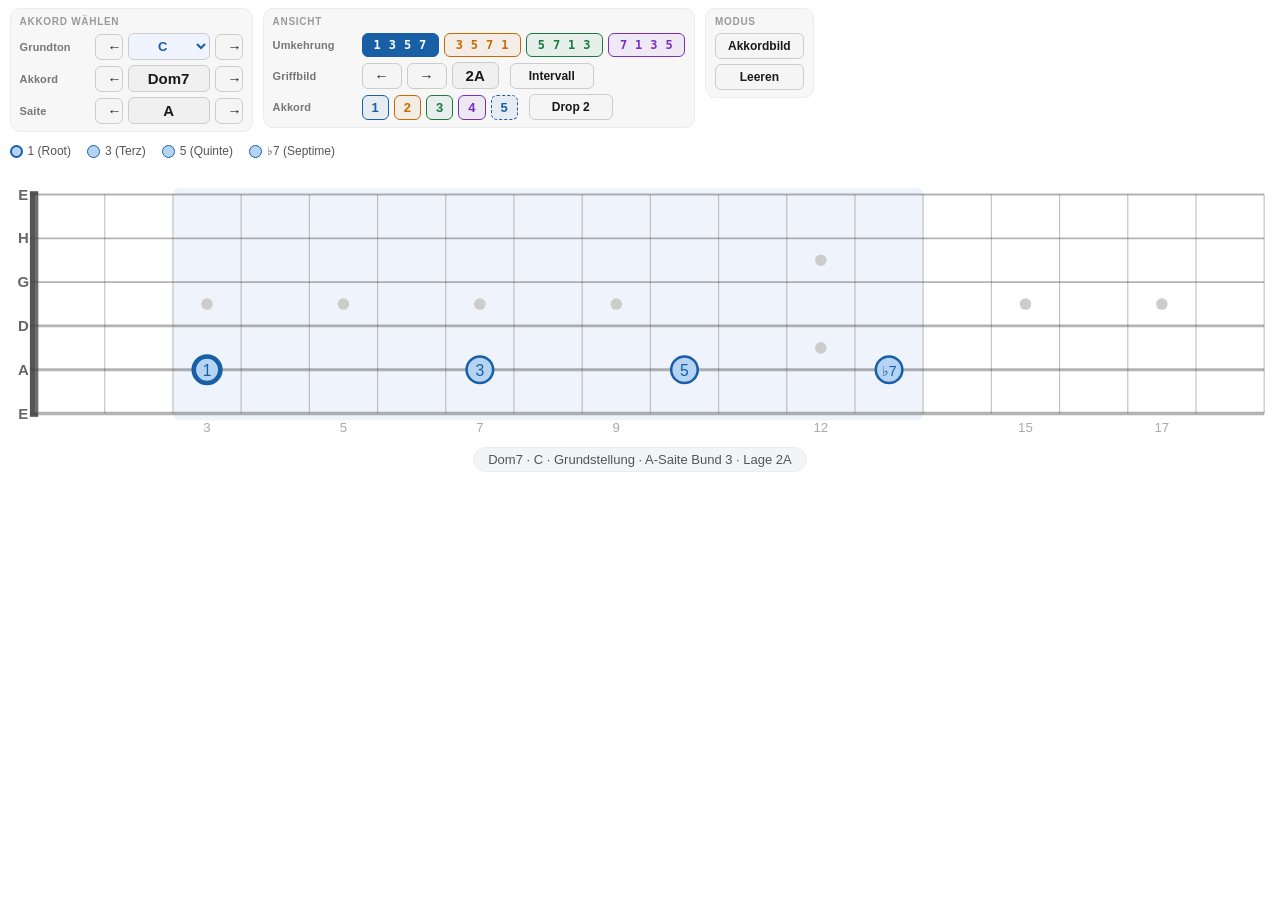
<file: akkord_griffbrett.html>
<!DOCTYPE html>
<html lang="de">
<head>
  <meta charset="UTF-8">
  <meta name="viewport" content="width=device-width, initial-scale=1.0">
  <title>Akkord-Griffbilder</title>
  <style>
    *, *::before, *::after { box-sizing: border-box; margin: 0; padding: 0; }
    body {
      font-family: -apple-system, BlinkMacSystemFont, 'Segoe UI', Roboto, sans-serif;
      font-size: 14px;
      background: #ffffff;
      color: #1a1a1a;
    }

    .akkord-widget {
      width: 100%;
      padding: 0.5rem 0.6rem 0.25rem;
    }

    select {
      font-size: 13px;
      padding: 5px 8px;
      border-radius: 6px;
      border: 1px solid #ccc;
      background: #fff;
      color: #1a1a1a;
      cursor: pointer;
    }
    select:hover { border-color: #888; }
    select:focus { outline: 2px solid #185FA5; outline-offset: 1px; }

    .nav-btn {
      padding: 5px 12px;
      border-radius: 6px;
      border: 1px solid #ccc;
      background: #f5f5f5;
      color: #1a1a1a;
      cursor: pointer;
      font-size: 14px;
      line-height: 1;
    }
    .nav-btn:hover { background: #e8e8e8; }
    .nav-btn:active { transform: scale(0.97); }

    .badge {
      font-size: 15px;
      font-weight: 600;
      color: #1a1a1a;
      background: #f0f0f0;
      border: 1px solid #ccc;
      padding: 4px 13px;
      border-radius: 6px;
      min-width: 44px;
      text-align: center;
    }

    .legend {
      display: flex;
      gap: 16px;
      margin-bottom: 10px;
      flex-wrap: wrap;
    }
    .legend-item {
      display: flex;
      align-items: center;
      gap: 5px;
      font-size: 12px;
      color: #555;
    }
    .legend-dot {
      width: 13px;
      height: 13px;
      border-radius: 50%;
      border: 1.5px solid #185FA5;
      background: #B5D4F4;
      flex-shrink: 0;
    }
    .legend-dot.root { border-width: 2.8px; }

    #akkord-fb { width: 100%; height: auto; display: block; }
    .fb-scroll { overflow-x: auto; }

    .akkord-desc {
      display: block; width: fit-content; max-width: 100%;
      margin: 10px auto 0;
      font-size: 13px; color: #555;
      text-align: center;
      background: #f3f4f6; border: 1px solid #ececec;
      border-radius: 999px; padding: 4px 14px;
    }

    .inv-btn {
      padding: 4px 11px;
      border-radius: 6px;
      border: 1px solid #ccc;
      background: #f5f5f5;
      color: #555;
      cursor: pointer;
      font-size: 12px;
      font-family: monospace;
      font-weight: 600;
      letter-spacing: 0.03em;
      transition: all 0.15s;
      white-space: nowrap;
    }
    .inv-btn:hover { border-color: #888; }
    #inv-btn-0 { border-color:#185FA5; color:#185FA5; background:rgba(24,95,165,.07); }
    #inv-btn-1 { border-color:#C76B00; color:#C76B00; background:rgba(199,107,0,.07); }
    #inv-btn-2 { border-color:#1A7A42; color:#1A7A42; background:rgba(26,122,66,.07); }
    #inv-btn-3 { border-color:#7B2FBE; color:#7B2FBE; background:rgba(123,47,190,.07); }
    #inv-btn-0.inv-aktiv-0 { background: #185FA5; color: #fff; border-color: #185FA5; }
    #inv-btn-1.inv-aktiv-1 { background: #C76B00; color: #fff; border-color: #C76B00; }
    #inv-btn-2.inv-aktiv-2 { background: #1A7A42; color: #fff; border-color: #1A7A42; }
    #inv-btn-3.inv-aktiv-3 { background: #7B2FBE; color: #fff; border-color: #7B2FBE; }
    .legend-dot.inv  { border-color: #C76B00; background: #FDE8C0; }
    .legend-dot.inv2 { border-color: #1A7A42; background: #BAECD1; }
    .legend-dot.inv3 { border-color: #7B2FBE; background: #EBD5F8; }

    .ctx-btn {
      padding: 4px 9px; border-radius: 6px; border: 1.5px solid #ccc;
      background: #f5f5f5; cursor: pointer; font-size: 13px; font-weight: 700;
      transition: all 0.15s;
    }
    .ctx-btn:hover { border-color: #888; }
    #ctx-btn-0 { border-color:#185FA5; color:#185FA5; background:rgba(24,95,165,.07); }
    #ctx-btn-1 { border-color:#C76B00; color:#C76B00; background:rgba(199,107,0,.07); }
    #ctx-btn-2 { border-color:#1A7A42; color:#1A7A42; background:rgba(26,122,66,.07); }
    #ctx-btn-3 { border-color:#7B2FBE; color:#7B2FBE; background:rgba(123,47,190,.07); }
    /* Lage 5 = Oktav-Wiederholung von Lage 1 → gleiche Farbe (blau), gestrichelt */
    #ctx-btn-4 { border-color:#185FA5; color:#185FA5; background:rgba(24,95,165,.07); border-style:dashed; }
    #ctx-btn-0.ctx-aktiv-0 { background:#185FA5; color:#fff; border-color:#185FA5; }
    #ctx-btn-1.ctx-aktiv-1 { background:#C76B00; color:#fff; border-color:#C76B00; }
    #ctx-btn-2.ctx-aktiv-2 { background:#1A7A42; color:#fff; border-color:#1A7A42; }
    #ctx-btn-3.ctx-aktiv-3 { background:#7B2FBE; color:#fff; border-color:#7B2FBE; }
    #ctx-btn-4.ctx-aktiv-4 { background:#185FA5; color:#fff; border-color:#185FA5; }

    .ctrl-lbl {
      font-size: 11px; font-weight: 600; color: #777; white-space: nowrap;
      letter-spacing: 0.01em;
    }
    .controls-wrap {
      display: flex; gap: 10px; align-items: flex-start;
      flex-wrap: wrap; margin-bottom: 12px;
    }
    .ctrl-card {
      background: #f7f7f8; border: 1px solid #ececec; border-radius: 10px;
      padding: 7px 9px; display: flex; flex-direction: column; gap: 6px;
    }
    .ctrl-card-hd {
      font-size: 10px; font-weight: 700; letter-spacing: 0.07em;
      text-transform: uppercase; color: #9a9a9a;
    }
    .tgl-btn {
      padding: 6px 12px; border-radius: 6px; border: 1px solid #ccc;
      background: #f5f5f5; color: #1a1a1a; cursor: pointer;
      font-size: 12px; font-weight: 600; line-height: 1; white-space: nowrap;
      min-width: 84px; text-align: center; transition: background .15s, border-color .15s;
    }
    .tgl-btn:hover { background: #e8e8e8; border-color: #888; }
    .tgl-btn:active { transform: scale(0.97); }
    .nav-grid {
      display: grid;
      grid-template-columns: 70px 28px 82px 28px;
      gap: 5px; align-items: center;
    }
    #grundton-sel {
      font-weight: 600; color: #185FA5; background: #f0f4ff;
      padding: 4px 4px; width: 100%;
      text-align: center; text-align-last: center;
    }
    .nav-grid .badge { text-align: center; }
    .btn-stack { display: flex; flex-direction: column; gap: 5px; }
    .btn-row { display: flex; align-items: center; gap: 5px; }
    .btn-row .ctrl-lbl { width: 84px; flex-shrink: 0; }

    #akkord-fb.free-mode { cursor: crosshair; }
    #leeren-btn.aktiv { background: #dce7f0; border-color: #185FA5; color: #185FA5; }

    @media (prefers-color-scheme: dark) {
      body { background: #1e1a17; color: #e8e8e8; }
      select { background: #2a2520; color: #e8e8e8; border-color: #444; }
      .nav-btn { background: #2a2520; color: #e8e8e8; border-color: #444; }
      .nav-btn:hover { background: #333; }
      .badge { background: #2a2520; color: #e8e8e8; border-color: #444; }
      .legend-item { color: #aaa; }
      .ctrl-lbl { color: #9a9288; }
      .ctrl-card { background: #241f1b; border-color: #38322c; }
      .ctrl-card-hd { color: #8a8276; }
      .tgl-btn { background: #2a2520; color: #e8e8e8; border-color: #444; }
      .tgl-btn:hover { background: #333; }
      #grundton-sel { background: #1f2a3a; color: #9cc4f0; }
      .akkord-desc { background: #2a2520; border-color: #3a332d; color: #bbb; }
      #inv-btn-0, #ctx-btn-0, #ctx-btn-4 { color:#7fb3ea; border-color:#2f5f8f; background:rgba(53,138,221,.14); }
      #inv-btn-1, #ctx-btn-1 { color:#f0a96b; border-color:#7a4a18; background:rgba(239,159,39,.14); }
      #inv-btn-2, #ctx-btn-2 { color:#8fce80; border-color:#3b6d2f; background:rgba(99,153,34,.14); }
      #inv-btn-3, #ctx-btn-3 { color:#c79be8; border-color:#5a3a8f; background:rgba(123,47,190,.16); }
      #leeren-btn.aktiv { background: #1a2830; border-color: #4a8abf; color: #9cc4f0; }
    }

    @media (max-width: 540px) {
      .akkord-widget { padding: 0.4rem 0.4rem 0.2rem; }
      .controls-wrap { gap: 8px; }
      .ctrl-card { padding: 6px 8px; gap: 5px; }
      .ctrl-card-hd { font-size: 9px; }
      .nav-grid { grid-template-columns: 56px 24px 70px 24px; gap: 4px; }
      .ctrl-lbl { font-size: 10px; }
      .btn-row .ctrl-lbl { width: 60px; }
      .nav-btn { padding: 5px 9px; font-size: 13px; }
      .badge { font-size: 13px; padding: 4px 8px; min-width: 0; }
      .inv-btn { padding: 4px 7px; }
      .ctx-btn { padding: 3px 6px; font-size: 12px; }
      .tgl-btn { min-width: 0; padding: 5px 9px; }
    }
  </style>
</head>
<body>

<div class="akkord-widget">

  <div class="controls-wrap">

    <!-- Akkord wählen: Grundton + Akkordtyp + Saite -->
    <div class="ctrl-card">
      <span class="ctrl-card-hd">Akkord wählen</span>
      <div class="nav-grid">
        <span class="ctrl-lbl">Grundton</span>
        <button class="nav-btn" onclick="navGrundton(-1)" aria-label="Grundton einen Halbton tiefer">←</button>
        <select id="grundton-sel" onchange="setGrundtonSel(this.value)" aria-label="Grundton wählen"></select>
        <button class="nav-btn" onclick="navGrundton(1)" aria-label="Grundton einen Halbton höher">→</button>

        <span class="ctrl-lbl">Akkord</span>
        <button class="nav-btn" onclick="navChord(-1)" aria-label="Vorheriger Akkordtyp">←</button>
        <span class="badge" id="chord-badge">Dom7</span>
        <button class="nav-btn" onclick="navChord(1)" aria-label="Nächster Akkordtyp">→</button>

        <span class="ctrl-lbl">Saite</span>
        <button class="nav-btn" onclick="navSaite(-1)" aria-label="Vorherige Saitengruppe">←</button>
        <span class="badge" id="saite-badge">A</span>
        <button class="nav-btn" onclick="navSaite(1)" aria-label="Nächste Saitengruppe">→</button>
      </div>
    </div>

    <!-- Ansicht: Umkehrung + Griffbild + Akkord-Overlay -->
    <div class="ctrl-card">
      <span class="ctrl-card-hd">Ansicht</span>
      <div class="btn-stack" id="griffbild-stack">
        <div class="btn-row" id="umkehrung-row">
          <span class="ctrl-lbl">Umkehrung</span>
          <button id="inv-btn-0" class="inv-btn inv-aktiv-0" onclick="setInversion(0)">1 3 5 7</button>
          <button id="inv-btn-1" class="inv-btn" onclick="setInversion(1)">3 5 7 1</button>
          <button id="inv-btn-2" class="inv-btn" onclick="setInversion(2)">5 7 1 3</button>
          <button id="inv-btn-3" class="inv-btn" onclick="setInversion(3)">7 1 3 5</button>
        </div>
        <div class="btn-row">
          <span class="ctrl-lbl">Griffbild</span>
          <button class="nav-btn" onclick="nav(-1)" aria-label="Vorheriges Griffbild">←</button>
          <button class="nav-btn" onclick="nav(1)" aria-label="Nächstes Griffbild">→</button>
          <span class="badge" id="badge">2A</span>
          <button class="tgl-btn" id="anzeige-btn" onclick="toggleAnzeige()" style="margin-left:6px">Intervall</button>
        </div>
        <div class="btn-row" id="ctx-row">
          <span class="ctrl-lbl">Akkord</span>
          <button id="ctx-btn-0" class="ctx-btn" onclick="toggleCtxVoicing(0)">1</button>
          <button id="ctx-btn-1" class="ctx-btn" onclick="toggleCtxVoicing(1)">2</button>
          <button id="ctx-btn-2" class="ctx-btn" onclick="toggleCtxVoicing(2)">3</button>
          <button id="ctx-btn-3" class="ctx-btn" onclick="toggleCtxVoicing(3)">4</button>
          <button id="ctx-btn-4" class="ctx-btn" onclick="toggleCtxVoicing(4)" title="Lage 5 (Oktav-Wiederholung von Lage 1)">5</button>
          <button id="ctx-drop-btn" class="tgl-btn" onclick="toggleCtxDropType()" title="Overlay Drop 2 / Drop 3" style="margin-left:6px">Drop 2</button>
        </div>
      </div>
    </div>

    <!-- Modus -->
    <div class="ctrl-card">
      <span class="ctrl-card-hd">Modus</span>
      <div class="btn-stack">
        <button class="tgl-btn" id="mode-btn" onclick="toggleMode()">Akkordbild</button>
        <button class="tgl-btn" id="droptype-btn" onclick="toggleDropType()" title="Umschalten Drop 2 / Drop 3" style="display:none">Drop 2</button>
        <button class="tgl-btn" id="leeren-btn" onclick="leerenGriffbrett()" title="Griffbrett leeren – Töne per Klick frei einzeichnen">Leeren</button>
      </div>
    </div>

  </div>

  <div class="legend" id="legendBox"></div>

  <div class="fb-scroll">
    <svg id="akkord-fb" viewBox="0 0 760 240" style="min-width:560px"></svg>
  </div>

  <p class="akkord-desc" id="akkord-desc"></p>

</div>

<script>
// ── Konstanten ─────────────────────────────────────────────────
const FC         = 18;   // Anzahl Bünde
const OPEN_STR   = ['E','H','G','D','A','E'];  // SVG row 0=hoch-E … 5=tief-E
const NOTES_FLAT  = ['C','Db','D','Eb','E','F','Gb','G','Ab','A','Bb','B'];
const NOTE_NAMES_FLAT  = ['C','D♭','D','E♭','E','F','G♭','G','A♭','A','B♭','B'];
const NOTE_NAMES_SHARP = ['C','C♯','D','D♯','E','F','F♯','G','G♯','A','A♯','B'];
const ENHARMONIC_PCS   = new Set([1, 3, 6, 8, 10]);

// Buchstabengetreue Akkordton-Schreibweise: Tonbuchstabe folgt dem Intervall-Grad
// (z.B. C7-Septime = B♭, nicht A#; Db7-Septime = C♭). Doppelvorzeichen (z.B. dim7-bb7)
// werden zur praktischen Enharmonik aufgelöst.
const NOTE_LETTERS = ['C','D','E','F','G','A','B'];
const LETTER_SEMI  = { C:0, D:2, E:4, F:5, G:7, A:9, B:11 };
function spellNote(rootName, pitchClass, ivStr) {
  const deg = parseInt(ivStr.replace(/b/g, ''), 10);            // 1,3,5,7
  const li  = NOTE_LETTERS.indexOf(rootName[0]);
  const tl  = NOTE_LETTERS[(li + (deg - 1)) % 7];               // Zielbuchstabe nach Grad
  let diff = pitchClass - LETTER_SEMI[tl];
  diff = ((diff % 12) + 12) % 12;
  if (diff > 6) diff -= 12;
  if (diff < -1 || diff > 1) return NOTES_FLAT[pitchClass].replace('b', '♭'); // kein Doppelvorzeichen
  return tl + (diff === -1 ? '♭' : diff === 1 ? '♯' : '');
}

// Voicing-/Umkehrungsfarben – zentral, von Drop- und Griffbild-Rendering genutzt
const VOICING_COLORS = [
  {fill:'#B5D4F4', stroke:'#185FA5', hl:'#e8f0fb', txt:'#185FA5'},
  {fill:'#FDE8C0', stroke:'#C76B00', hl:'#fef3e2', txt:'#7A3A00'},
  {fill:'#BAECD1', stroke:'#1A7A42', hl:'#e6f9ee', txt:'#0E5C2E'},
  {fill:'#EBD5F8', stroke:'#7B2FBE', hl:'#f6eafc', txt:'#4A1880'},
];

// Griffbrett-Strukturfarben & Deckkräfte je nach Hell-/Dunkelmodus
const DARK_MQ = window.matchMedia('(prefers-color-scheme: dark)');
function fbColors() {
  return DARK_MQ.matches
    ? {nut:'#9a9a9a', fret:'#aaa', string:'#9a8f86', inlay:'#5a534d', fretNum:'#888', strLbl:'#bbb', mute:'#ff6b6b', num:'#bbb', bandOp:0.30, hlOp:0.32, manualFill:'#c0c0c0', manualStroke:'#888'}
    : {nut:'#555',    fret:'#888', string:'#444',    inlay:'#ccc',    fretNum:'#aaa', strLbl:'#666', mute:'#c33',    num:'#999', bandOp:0.65, hlOp:0.70, manualFill:'#444',    manualStroke:'#111'};
}
const OPEN_SEMI  = [4, 11, 7, 2, 9, 4];  // Halbtonabstand der leeren Saite von C
const NOTES_SEMI = {C:0,Db:1,D:2,Eb:3,E:4,F:5,Gb:6,G:7,Ab:8,A:9,Bb:10,B:11};

// Halbtonabstand zwischen zwei SVG-Zeilen (höher/tiefer)
function semisBetween(rootRow, targetRow) {
  const steps = [5, 4, 5, 5, 5]; // row0→1=5, row1→2=4, row2→3=5, row3→4=5, row4→5=5
  let s = 0;
  if (targetRow < rootRow) {
    for (let r = targetRow; r < rootRow; r++) s += steps[r];
  } else {
    for (let r = rootRow; r < targetRow; r++) s -= steps[r];
  }
  return s;
}

// ── Akkordtypen ────────────────────────────────────────────────
const CHORD_TYPES = {
  dom7:   { name: 'Dom7',     ivs: ['1','3','5','b7'],   semis: [0,4,7,10] },
  maj7:   { name: 'Maj7',     ivs: ['1','3','5','7'],    semis: [0,4,7,11] },
  min7:   { name: 'Moll7',    ivs: ['1','b3','5','b7'],  semis: [0,3,7,10] },
  min7b5: { name: 'Moll7♭5', ivs: ['1','b3','b5','b7'],  semis: [0,3,6,10] },
  dim7:   { name: 'Dim7',    ivs: ['1','b3','b5','bb7'], semis: [0,3,6,9]  },
};

// ── Shape-Definitionen ─────────────────────────────────────────
// sd = Saitenoffset vom Root (negativ = dünner/höher), sl = Schlitz-Index im Akkord
const SHAPES_STD = [
  {id:'a', dots:[{sd:0,sl:0},{sd:0,sl:1},{sd:0,sl:2},{sd:0,sl:3}]},
  {id:'b', dots:[{sd:0,sl:0},{sd:0,sl:1},{sd:0,sl:2},{sd:-1,sl:3}]},
  {id:'c', dots:[{sd:0,sl:0},{sd:0,sl:1},{sd:-1,sl:2},{sd:-1,sl:3}]},
  {id:'d', dots:[{sd:0,sl:0},{sd:-2,sl:3},{sd:-1,sl:2},{sd:0,sl:1}]},
  {id:'e', dots:[{sd:0,sl:0},{sd:-1,sl:1},{sd:-1,sl:2},{sd:-1,sl:3}]},
  {id:'f', dots:[{sd:0,sl:0},{sd:-1,sl:1},{sd:-2,sl:3},{sd:-1,sl:2}]},
  {id:'g', dots:[{sd:0,sl:0},{sd:-1,sl:1},{sd:-2,sl:2},{sd:-2,sl:3}]},
  {id:'h', dots:[{sd:0,sl:0},{sd:-1,sl:1},{sd:-2,sl:2},{sd:-3,sl:3}]},
];
const SHAPES_MIN7 = [
  {id:'a', dots:[{sd:0,sl:0},{sd:0,sl:1},{sd:0,sl:2},{sd:0,sl:3}]},
  {id:'b', dots:[{sd:0,sl:0},{sd:0,sl:1},{sd:0,sl:2},{sd:-1,sl:3}]},
  {id:'c', dots:[{sd:0,sl:0},{sd:0,sl:1},{sd:-1,sl:2},{sd:-1,sl:3}]},
  {id:'d', dots:[{sd:0,sl:0},{sd:0,sl:1},{sd:-1,sl:2},{sd:-2,sl:3}]},
  {id:'e', dots:[{sd:0,sl:0},{sd:-1,sl:1},{sd:-1,sl:2},{sd:-1,sl:3}]},
  {id:'f', dots:[{sd:0,sl:0},{sd:-1,sl:1},{sd:-1,sl:2},{sd:-2,sl:3}]},
  {id:'g', dots:[{sd:0,sl:0},{sd:-1,sl:1},{sd:-2,sl:2},{sd:-2,sl:3}]},
  {id:'h', dots:[{sd:0,sl:0},{sd:-1,sl:1},{sd:-2,sl:2},{sd:-3,sl:3}]},
];
const SHAPES_BY_CHORD = {
  dom7: SHAPES_STD, maj7: SHAPES_STD, min7: SHAPES_MIN7, min7b5: SHAPES_STD, dim7: SHAPES_STD,
};

// 1. Umkehrung: sl:1 (Terz) liegt auf der Wurzelsaite (sd:0),
// sl:0 (Root) wandert – identische Saitenverteilungen wie SHAPES_STD
// aber der Root belegt die "letzte" Position jeder Verteilung
const SHAPES_INV1 = [
  {id:'a', dots:[{sd:0,sl:1},{sd:0,sl:2},{sd:0,sl:3},{sd:0, sl:0}]},  // 4-0-0-0
  {id:'b', dots:[{sd:0,sl:1},{sd:0,sl:2},{sd:0,sl:3},{sd:-1,sl:0}]},  // 3-1-0-0
  {id:'c', dots:[{sd:0,sl:1},{sd:0,sl:2},{sd:-1,sl:3},{sd:-1,sl:0}]}, // 2-2-0-0
  {id:'d', dots:[{sd:0,sl:1},{sd:0,sl:2},{sd:-1,sl:3},{sd:-2,sl:0}]}, // 2-1-1-0
  {id:'e', dots:[{sd:0,sl:1},{sd:-1,sl:2},{sd:-1,sl:3},{sd:-1,sl:0}]},// 1-3-0-0
  {id:'f', dots:[{sd:0,sl:1},{sd:-1,sl:2},{sd:-1,sl:3},{sd:-2,sl:0}]},// 1-2-1-0
  {id:'g', dots:[{sd:0,sl:1},{sd:-1,sl:2},{sd:-2,sl:3},{sd:-2,sl:0}]},// 1-1-2-0
  {id:'h', dots:[{sd:0,sl:1},{sd:-1,sl:2},{sd:-2,sl:3},{sd:-3,sl:0}]},// 1-1-1-1
];

// 2. Umkehrung: sl:2 (Quinte) auf Wurzelsaite, sl:1 (Terz) wandert zuletzt
const SHAPES_INV2 = [
  {id:'a', dots:[{sd:0,sl:2},{sd:0,sl:3},{sd:0,sl:0},{sd:0, sl:1}]},
  {id:'b', dots:[{sd:0,sl:2},{sd:0,sl:3},{sd:0,sl:0},{sd:-1,sl:1}]},
  {id:'c', dots:[{sd:0,sl:2},{sd:0,sl:3},{sd:-1,sl:0},{sd:-1,sl:1}]},
  {id:'d', dots:[{sd:0,sl:2},{sd:0,sl:3},{sd:-1,sl:0},{sd:-2,sl:1}]},
  {id:'e', dots:[{sd:0,sl:2},{sd:-1,sl:3},{sd:-1,sl:0},{sd:-1,sl:1}]},
  {id:'f', dots:[{sd:0,sl:2},{sd:-1,sl:3},{sd:-1,sl:0},{sd:-2,sl:1}]},
  {id:'g', dots:[{sd:0,sl:2},{sd:-1,sl:3},{sd:-2,sl:0},{sd:-2,sl:1}]},
  {id:'h', dots:[{sd:0,sl:2},{sd:-1,sl:3},{sd:-2,sl:0},{sd:-3,sl:1}]},
];

// 3. Umkehrung: sl:3 (Septime) auf Wurzelsaite, sl:2 (Quinte) wandert zuletzt
const SHAPES_INV3 = [
  {id:'a', dots:[{sd:0,sl:3},{sd:0,sl:0},{sd:0,sl:1},{sd:0, sl:2}]},
  {id:'b', dots:[{sd:0,sl:3},{sd:0,sl:0},{sd:0,sl:1},{sd:-1,sl:2}]},
  {id:'c', dots:[{sd:0,sl:3},{sd:0,sl:0},{sd:-1,sl:1},{sd:-1,sl:2}]},
  {id:'d', dots:[{sd:0,sl:3},{sd:0,sl:0},{sd:-1,sl:1},{sd:-2,sl:2}]},
  {id:'e', dots:[{sd:0,sl:3},{sd:-1,sl:0},{sd:-1,sl:1},{sd:-1,sl:2}]},
  {id:'f', dots:[{sd:0,sl:3},{sd:-1,sl:0},{sd:-1,sl:1},{sd:-2,sl:2}]},
  {id:'g', dots:[{sd:0,sl:3},{sd:-1,sl:0},{sd:-2,sl:1},{sd:-2,sl:2}]},
  {id:'h', dots:[{sd:0,sl:3},{sd:-1,sl:0},{sd:-2,sl:1},{sd:-3,sl:2}]},
];

// Alle Gruppen mit count=8; isShapeValid filtert physisch unmögliche raus
const GROUPS = {
  '1': { prefix:'1', rs:5, count:8 },
  '2': { prefix:'2', rs:4, count:8 },
  '3': { prefix:'3', rs:3, count:8 },
  '4': { prefix:'4', rs:2, count:8 },
  '5': { prefix:'5', rs:1, count:8 },
  '6': { prefix:'6', rs:0, count:8 },
};

// ── Drop-2 Lagen ───────────────────────────────────────────────
// Absolutes MIDI-Pitch der leeren Saiten (row 0=hoch-E … row 5=tief-E)
const OPEN_MIDI = [64, 59, 55, 50, 45, 40];
// Zwei Saitengruppen für Drop-2 (Reihenfolge: tief → hoch)
const DROP2_GRPS = [
  { label: 'E–A–D–G', badge: 'tief',  rows: [5, 4, 3, 2] },
  { label: 'A–D–G–H', badge: 'Mitte', rows: [4, 3, 2, 1] },
  { label: 'D–G–H–E', badge: 'hoch',  rows: [3, 2, 1, 0] },
];
// Drop-3: Bass allein, eine Saite übersprungen (gemutet), darüber 3 benachbarte
const DROP3_GRPS = [
  { label: 'E–⊗–D–G–H', badge: 'tief', rows: [5, 3, 2, 1], mute: 4 },
  { label: 'A–⊗–G–H–E', badge: 'hoch', rows: [4, 2, 1, 0], mute: 3 },
];
function dropGrps()  { return curDropType === 3 ? DROP3_GRPS : DROP2_GRPS; }
// Slot-Reihenfolge Bass→hoch je Drop-Typ und Start-Slot
function dropSlotOrder(dropType, s) {
  return dropType === 3
    ? [s, (s+3)%4, (s+1)%4, (s+2)%4]   // Drop-3: Root, b7, 3, 5
    : [s, (s+2)%4, (s+3)%4, (s+1)%4];  // Drop-2: Root, 5, b7, 3
}

// ── Navigations-Tabellen ───────────────────────────────────────
const GRUNDTON_ORDER = ['C','Db','D','Eb','E','F','Gb','G','Ab','A','Bb','B'];
const CHORD_ORDER  = ['dom7','maj7','min7','min7b5','dim7'];
const CHORD_LABELS = { dom7:'Dom7', maj7:'Maj7', min7:'Moll7', min7b5:'Moll7♭5', dim7:'Dim7' };
const GROUP_ORDER  = ['1','2','3','4','5','6'];
const GROUP_LABELS = { '1':'tief-E', '2':'A', '3':'D', '4':'G', '5':'H', '6':'hoch-E' };

// Griffbild-Gruppe → passende Drop-Gruppe (für Kontext-Overlay)
const GRPD2MAP = {'1':0, '2':1, '3':2, '4':0, '5':1, '6':2};
const GRPD3MAP = {'1':0, '2':1, '3':0, '4':1, '5':0, '6':1};

// ── Zustand ────────────────────────────────────────────────────
let curChord        = 'dom7';
let curGroup        = '2';
let curShpIdx       = 0;
let curGrundton     = 'C';
let curInversion    = 0;
let curLabelMode    = 'iv';
let curMode         = 'griffbild'; // 'griffbild' | 'drop2'
let curDropType     = 2;           // 2 oder 3
let curDrop2Grp     = 0;           // index in aktueller Drop-Gruppenliste
let curDrop2Voicing = 0;
let curCtxVoicings  = new Set();   // aktive Kontext-Voicings im Griffbild (0–3)
let curCtxDropType  = 2;           // Overlay-Voicing-Typ im Griffbild (2 oder 3)
let freeMode = false;
const manualDots = new Map(); // Schlüssel "s-f" → {s: Saitenreihe, f: Bund}

function getShapes() {
  if (curInversion === 1) return SHAPES_INV1;
  if (curInversion === 2) return SHAPES_INV2;
  if (curInversion === 3) return SHAPES_INV3;
  return SHAPES_BY_CHORD[curChord];
}
function ivDisp(iv)  { return iv.replace(/b/g, '♭'); }

// Intervall eines Slots relativ zum Bass-Slot der Umkehrung (negativ → +12)
function invInterval(sl, semis) {
  const diff = semis[sl] - semis[curInversion];
  return diff < 0 ? diff + 12 : diff;
}

// Bund des Bass-Tons (abhängig von Umkehrung) auf Saite rs
function calcBassFret(rs) {
  const chord = CHORD_TYPES[curChord];
  const bassNoteSemi = (NOTES_SEMI[curGrundton] + chord.semis[curInversion]) % 12;
  const diff = (bassNoteSemi - OPEN_SEMI[rs] + 12) % 12;
  return diff === 0 ? 12 : diff;
}

// Prüft ob alle 4 Punkte des Shapes auf dem Griffbrett liegen (Bund 1–FC)
function isShapeValid(shpIdx, rs) {
  const bassFret = calcBassFret(rs);
  const shape    = getShapes()[shpIdx];
  const chord    = CHORD_TYPES[curChord];
  for (const d of shape.dots) {
    const targetRow = rs + d.sd;
    if (targetRow < 0 || targetRow > 5) return false;
    const fret = bassFret + invInterval(d.sl, chord.semis) - semisBetween(rs, targetRow);
    if (fret < 1 || fret > FC) return false;
  }
  return true;
}

// Gibt alle gültigen Shape-Indizes für aktuelle Gruppe zurück
function validShapeIndices() {
  const grp = GROUPS[curGroup];
  const res = [];
  for (let i = 0; i < grp.count; i++) {
    if (isShapeValid(i, grp.rs)) res.push(i);
  }
  return res;
}

// Berechnet Punkte (nur gültige)
function computeDots(shpIdx, rs) {
  const bassFret = calcBassFret(rs);
  const shape    = getShapes()[shpIdx];
  const chord    = CHORD_TYPES[curChord];
  return shape.dots.map(d => {
    const targetRow = rs + d.sd;
    if (targetRow < 0 || targetRow > 5) return null;
    const fret = bassFret + invInterval(d.sl, chord.semis) - semisBetween(rs, targetRow);
    if (fret < 1 || fret > FC) return null;
    return { s: targetRow, f: fret, iv: chord.ivs[d.sl] };
  }).filter(Boolean);
}

// ── Drop-2 Berechnung ──────────────────────────────────────────
const D2_MF = 15; // Maximaler Bund für Drop-2-Darstellung

// Erste Lage mit gegebenem Slot-Order (Drop-2-Muster), offene Saiten erlaubt
function d2v0(rootSemi, chordSemis, rows, slotOrd) {
  const frets = [], slots = [], midis = [];
  let prev = -Infinity;
  for (let i = 0; i < 4; i++) {
    const openM  = OPEN_MIDI[rows[i]];
    const target = (rootSemi + chordSemis[slotOrd[i]]) % 12;
    let f = (target - openM % 12 + 12) % 12;
    let m = openM + f;
    while (m <= prev) { f += 12; m += 12; }
    if (f > D2_MF) return null;
    frets.push(f); slots.push(slotOrd[i]); midis.push(m);
    prev = m;
  }
  return { frets, slots, midis };
}

// Nächste Lage: jeden Ton zur nächsten Akkordnote verschieben (aufsteigend)
function d2shift(prev, rows, chordSemis, rootSemi) {
  const frets = [], slots = [], midis = [];
  let prevNewMidi = -Infinity;
  for (let i = 0; i < 4; i++) {
    const openM   = OPEN_MIDI[rows[i]];
    const newSlot = (prev.slots[i] + 1) % 4;
    const target  = (rootSemi + chordSemis[newSlot]) % 12;
    let f = (target - openM % 12 + 12) % 12;
    let m = openM + f;
    const minMidi = Math.max(prev.midis[i], prevNewMidi);
    while (m <= minMidi) { f += 12; m += 12; }
    if (f > D2_MF) return null;
    frets.push(f); slots.push(newSlot); midis.push(m);
    prevNewMidi = m;
  }
  return { frets, slots, midis };
}

// Tiefstmögliche Lage suchen, dann diatonisch hochschieben bis Bund D2_MF
// überschritten würde – zeigt so auch Oktav-Wiederholungen bis zum 15. Bund
function getDropVoicings(dropType, grpIdx) {
  const grps  = dropType === 3 ? DROP3_GRPS : DROP2_GRPS;
  const grp   = grps[grpIdx];
  const chord = CHORD_TYPES[curChord];
  const root  = NOTES_SEMI[curGrundton];

  // Tiefste Startlage über alle 4 Start-Slots
  let start = null, startMax = Infinity;
  for (let s = 0; s < 4; s++) {
    const v0 = d2v0(root, chord.semis, grp.rows, dropSlotOrder(dropType, s));
    if (!v0) continue;
    const mx = Math.max(...v0.frets);
    if (mx < startMax) { startMax = mx; start = v0; }
  }
  if (!start) return [];

  // Aufwärts schichten, bis der nächste Akkord nicht mehr passt (max. 8 Lagen)
  const list = [start];
  while (list.length < 8) {
    const v = d2shift(list[list.length - 1], grp.rows, chord.semis, root);
    if (!v) break;
    list.push(v);
  }
  return list;
}

function renderDrop2() {
  const grp   = dropGrps()[curDrop2Grp];
  const chord = CHORD_TYPES[curChord];
  const vlist = getDropVoicings(curDropType, curDrop2Grp);

  document.getElementById('badge').textContent = vlist.length ? `${vlist.length} Lagen` : '–';

  if (vlist.length) {
    const bassNotes = vlist.map(v => {
      const n = (NOTES_SEMI[curGrundton] + chord.semis[v.slots[0]]) % 12;
      return spellNote(curGrundton, n, chord.ivs[v.slots[0]]) + ' (' + ivDisp(chord.ivs[v.slots[0]]) + ')';
    });
    document.getElementById('akkord-desc').textContent =
      `Drop ${curDropType} · ${chord.name} · ${curGrundton} · ${grp.label} · ${bassNotes.join(' – ')}`;
  } else {
    document.getElementById('akkord-desc').textContent =
      `Keine Drop-${curDropType}-Lagen für ${curGrundton} ${chord.name} auf ${grp.label}`;
  }

  // SVG – Bund 0 bis D2_MF, breiterer linker Rand für offene Saiten
  const svg = document.getElementById('akkord-fb');
  const W=760, H=162, L=36, R=W-4, T=16, B=H-14, SC=6;
  const fW = (R - L) / D2_MF;
  const sH = (B - T) / (SC - 1);
  svg.setAttribute('viewBox', `0 0 ${W} ${H}`);
  svg.innerHTML = '';
  const ap = e => svg.appendChild(e);
  const C = fbColors();

  // Sattel
  ap(mk('rect', {x:L-4, y:T-2, width:5, height:(SC-1)*sH+4, fill:C.nut}));

  // Bundlinien 0–D2_MF
  for (let f = 0; f <= D2_MF; f++)
    ap(mk('line', {x1:L+f*fW, y1:T, x2:L+f*fW, y2:B,
      stroke:C.fret, 'stroke-width':f===0?2:0.7, opacity:0.5}));

  // Saiten (bis vor Sattel, damit offene-Saiten-Punkte Platz haben)
  const tk = [1.2,1.1,1.0,1.6,1.9,2.2];
  for (let s = 0; s < SC; s++)
    ap(mk('line', {x1:L-28, y1:T+s*sH, x2:R, y2:T+s*sH,
      stroke:C.string, 'stroke-width':tk[s], opacity:0.4}));

  // Bundmarkierungen
  for (const f of [3,5,7,9,12,15]) {
    const cx = L + (f-0.5)*fW;
    if (f===12) [1.5,3.5].forEach(o=>ap(mk('circle',{cx,cy:T+o*sH,r:3.5,fill:C.inlay})));
    else ap(mk('circle',{cx,cy:T+2.5*sH,r:3.5,fill:C.inlay}));
    ap(tx(String(f), cx, B+11, 8, C.fretNum, 'middle'));
  }
  ap(tx('0', L-14, B+11, 8, C.fretNum, 'middle'));

  // Saitenbeschriftungen
  for (let s = 0; s < SC; s++) {
    const t = tx(OPEN_STR[s], L-24, T+s*sH+3, 9, C.strLbl, 'middle');
    t.setAttribute('font-weight','600'); ap(t);
  }

  // Gemutete Saite (Drop-3): durchgehendes ✕ am Sattel markieren
  if (grp.mute !== undefined) {
    const mt = tx('✕', L-14, T+grp.mute*sH+4, 11, C.mute, 'middle');
    mt.setAttribute('font-weight','700'); ap(mt);
  }

  if (!vlist.length) return;

  // cx für Bund f (Bund 0 = vor Sattel)
  function cxOf(f) { return f === 0 ? L-14 : L + (f-0.5)*fW; }

  // Hintergrundbänder (zuerst, damit Punkte darüber liegen)
  vlist.forEach((v, vi) => {
    const fretsF = v.frets.filter(f => f > 0);
    if (!fretsF.length) return;
    const lo = Math.min(...fretsF), hi = Math.max(...fretsF);
    const hx1 = L+(lo-1)*fW, hx2 = L+hi*fW;
    svg.insertBefore(
      mk('rect', {x:hx1, y:T-4, width:hx2-hx1, height:(SC-1)*sH+8,
        fill:VOICING_COLORS[vi % 4].hl, rx:4, opacity:C.bandOp}),
      svg.firstChild
    );
    ap(tx(String((vi % 4)+1), (hx1+hx2)/2, T-6, 9, C.num, 'middle'));
  });

  // Punkte aller Lagen – alle 4 Töne einer Lage gleiche Farbe
  vlist.forEach((v, vi) => {
    const c = VOICING_COLORS[vi % 4]; // zyklisch – Oktav-Wiederholung = gleiche Farbe
    for (let i = 0; i < 4; i++) {
      const row  = grp.rows[i];
      const fret = v.frets[i];
      const slot = v.slots[i];
      const iv   = chord.ivs[slot];
      const cx   = cxOf(fret);
      const cy   = T + row*sH;
      const isRoot = slot === 0;
      if (fret === 0) {
        ap(mk('circle', {cx, cy, r:7, fill:'white', stroke:c.stroke, 'stroke-width':2}));
      } else {
        ap(mk('circle', {cx, cy, r:8, fill:c.fill, stroke:c.stroke,
          'stroke-width': isRoot ? 2.8 : 1.5}));
        let lbl;
        if (curLabelMode === 'tone') {
          lbl = spellNote(curGrundton, (OPEN_SEMI[row]+fret)%12, iv);
        } else { lbl = ivDisp(iv); }
        const fs = lbl.length>2 ? 7.5 : lbl.length>1 ? 8.5 : 9.5;
        const tl = tx(lbl, cx, cy+3.5, fs, c.txt, 'middle');
        tl.setAttribute('font-weight','500'); ap(tl);
      }
    }
  });
}

// ── UI aufbauen ────────────────────────────────────────────────
function buildLegend() {
  const box    = document.getElementById('legendBox');
  box.innerHTML = '';
  const labels    = ['(Root)', '(Terz)', '(Quinte)', '(Septime)'];
  const dotCls    = ['root','inv','inv2','inv3'];
  CHORD_TYPES[curChord].ivs.forEach((iv, i) => {
    const div = document.createElement('div'); div.className = 'legend-item';
    const dot = document.createElement('div');
    const active = i === curInversion && curMode === 'griffbild';
    dot.className = 'legend-dot' + (active ? ' ' + dotCls[i] : '');
    div.appendChild(dot);
    const sp = document.createElement('span');
    sp.textContent = ivDisp(iv) + ' ' + labels[i];
    div.appendChild(sp);
    box.appendChild(div);
  });
}

function buildShpSel() {
  const valid = validShapeIndices();
  if (!valid.includes(curShpIdx)) {
    curShpIdx = valid.length > 0 ? valid[0] : 0;
  }
}

// ── SVG Rendering ──────────────────────────────────────────────
function render() {
  saveState();
  if (curMode === 'drop2') { renderDrop2(); return; }
  const grp    = GROUPS[curGroup];
  const rs     = grp.rs;
  const shapes = getShapes();
  const valid  = validShapeIndices();

  // Aktuellen Shape sicherstellen
  if (!valid.includes(curShpIdx) && valid.length > 0) curShpIdx = valid[0];

  const hasShape = valid.includes(curShpIdx);
  const shape    = hasShape ? shapes[curShpIdx] : null;
  const label    = shape ? (grp.prefix + shape.id).toUpperCase() : '–';
  const bassFret = calcBassFret(rs);
  const strNames = ['hoch-E','H','G','D','A','tief-E'];
  const labelMode = curLabelMode;
  const INV_LABELS = ['Grundstellung','1. Umkehrung','2. Umkehrung','3. Umkehrung'];
  const invLabel = INV_LABELS[curInversion] || 'Grundstellung';
  const col = VOICING_COLORS[curInversion] || VOICING_COLORS[0];
  const dotFill   = col.fill;
  const dotStroke = col.stroke;
  const hlFill    = col.hl;
  const txtColor  = col.txt;

  document.getElementById('badge').textContent = label;
  document.getElementById('akkord-desc').textContent = valid.length === 0
    ? `Kein Griffbild für ${curGrundton} auf ${strNames[rs]}-Saite (Bundlage außerhalb 1–${FC})`
    : `${CHORD_TYPES[curChord].name} · ${curGrundton} · ${invLabel} · ${strNames[rs]}-Saite Bund ${bassFret} · Lage ${label}`;

  // SVG-Dimensionen: FC=18, L=26 (wenig links-Abstand)
  const svg = document.getElementById('akkord-fb');
  const W=760, H=162, L=16, R=W-4, T=16, B=H-14, SC=6;
  const fW = (R-L)/FC;
  const sH = (B-T)/(SC-1);
  svg.setAttribute('viewBox', `0 0 ${W} ${H}`);
  svg.innerHTML = '';
  const ap = e => svg.appendChild(e);
  const C = fbColors();

  // Sattel
  ap(mk('rect', {x:L-4, y:T-2, width:5, height:(SC-1)*sH+4, fill:C.nut}));

  // Bundlinien
  for (let f = 0; f <= FC; f++) {
    ap(mk('line', {x1:L+f*fW, y1:T, x2:L+f*fW, y2:B,
      stroke:C.fret, 'stroke-width': f===0 ? 2 : 0.7, opacity:0.5}));
  }

  // Saiten
  const tk = [1.2, 1.1, 1.0, 1.6, 1.9, 2.2];
  for (let s = 0; s < SC; s++) {
    ap(mk('line', {x1:L-4, y1:T+s*sH, x2:R, y2:T+s*sH,
      stroke:C.string, 'stroke-width':tk[s], opacity:0.4}));
  }

  // Bundmarkierungen (Inlays)
  for (const f of [3,5,7,9,12,15,17]) {
    const cx = L + (f-0.5)*fW;
    if (f === 12) {
      [1.5, 3.5].forEach(o => ap(mk('circle', {cx, cy:T+o*sH, r:3.5, fill:C.inlay})));
    } else {
      ap(mk('circle', {cx, cy:T+2.5*sH, r:3.5, fill:C.inlay}));
    }
    ap(tx(String(f), cx, B+11, 8, C.fretNum, 'middle'));
  }

  // Saitenbeschriftungen (links vom Sattel)
  for (let s = 0; s < SC; s++) {
    const t = tx(OPEN_STR[s], L-8,  T+s*sH+3, 9,  C.strLbl, 'middle');
    t.setAttribute('font-weight', '600');
    ap(t);
  }

  // Frei-Modus: manuelle Töne zeichnen, kein Akkord
  if (freeMode) {
    svg.classList.add('free-mode');
    document.getElementById('badge').textContent = '–';
    document.getElementById('akkord-desc').textContent = 'Frei-Modus – Klick setzt Ton · nochmal Klick: ♭↔♯ · weiterer Klick: entfernen';
    const col = VOICING_COLORS[0];
    manualDots.forEach(d => {
      const cx    = L + (d.f - 0.5) * fW;
      const cy    = T + d.s * sH;
      const pitch = (OPEN_SEMI[d.s] + d.f) % 12;
      const lbl   = d.state === 2 ? NOTE_NAMES_SHARP[pitch] : NOTE_NAMES_FLAT[pitch];
      const fs    = lbl.length > 1 ? 8.5 : 9.5;
      ap(mk('circle', {cx, cy, r:8, fill:col.fill, stroke:col.stroke, 'stroke-width':1.5}));
      const t = tx(lbl, cx, cy + 3.5, fs, col.txt, 'middle');
      t.setAttribute('font-weight', '500');
      ap(t);
    });
    return;
  }
  svg.classList.remove('free-mode');

  if (!hasShape) return;

  // Punkte berechnen
  const dots = computeDots(curShpIdx, rs);
  if (!dots.length) return;

  // Highlight-Zone hinter den Punkten
  const frets = dots.map(d => d.f);
  const lo = Math.min(...frets), hi = Math.max(...frets);
  const hx1 = Math.max(L, L+(lo-1)*fW);
  const hx2 = Math.min(R, L+hi*fW);
  if (hx2 > hx1) {
    const bg = mk('rect', {x:hx1, y:T-4, width:hx2-hx1,
      height:(SC-1)*sH+8, fill:hlFill, rx:4, opacity:C.hlOp});
    svg.insertBefore(bg, svg.firstChild);
  }

  // Drop Kontext-Overlay (hinter den Griffbild-Dots)
  if (curCtxVoicings.size > 0) {
    const gMap   = curCtxDropType === 3 ? GRPD3MAP : GRPD2MAP;
    const grps   = curCtxDropType === 3 ? DROP3_GRPS : DROP2_GRPS;
    const dGrpIdx = gMap[curGroup];
    const grp2 = grps[dGrpIdx];
    const vlist2 = getDropVoicings(curCtxDropType, dGrpIdx);
    const chord2 = CHORD_TYPES[curChord];
    const CTX = {fill:'#dce7f0', stroke:'#7a94b0', txt:'#3d5878'};
    vlist2.forEach((v, vi) => {
      if (!curCtxVoicings.has(vi)) return;
      for (let i = 0; i < 4; i++) {
        const fret = v.frets[i];
        if (fret < 1 || fret > FC) continue;
        const cx = L + (fret - 0.5) * fW;
        const cy = T + grp2.rows[i] * sH;
        ap(mk('circle', {cx, cy, r:8, fill:CTX.fill, stroke:CTX.stroke, 'stroke-width':1.5, opacity:0.45}));
        let lbl;
        if (curLabelMode === 'tone') {
          const iv = chord2.ivs[v.slots[i]];
          lbl = spellNote(curGrundton, (OPEN_SEMI[grp2.rows[i]] + fret) % 12, iv);
        } else {
          lbl = ivDisp(chord2.ivs[v.slots[i]]);
        }
        const fs = lbl.length > 2 ? 7.5 : lbl.length > 1 ? 8.5 : 9.5;
        const tl = tx(lbl, cx, cy + 3.5, fs, CTX.txt, 'middle');
        tl.setAttribute('font-weight', '500'); tl.setAttribute('opacity', '0.65'); ap(tl);
      }
    });
  }

  // Punkte zeichnen
  dots.forEach(d => {
    const cx = L + (d.f-0.5)*fW;
    const cy = T + d.s*sH;
    const isRoot = d.iv === '1'; // Grundton immer hervorheben, unabhängig von der Umkehrung
    ap(mk('circle', {cx, cy, r:8,  fill:dotFill,
      stroke:dotStroke, 'stroke-width': isRoot ? 2.8 : 1.5}));
    let lbl;
    if (labelMode === 'tone') {
      lbl = spellNote(curGrundton, (OPEN_SEMI[d.s] + d.f) % 12, d.iv);
    } else {
      lbl = ivDisp(d.iv);
    }
    const fs = lbl.length > 2 ? 7.5 : lbl.length > 1 ? 8.5 : 9.5;
    const tl = tx(lbl, cx, cy+3.5, fs, txtColor, 'middle');
    tl.setAttribute('font-weight', '500');
    ap(tl);
  });
}

// ── SVG-Helfer ─────────────────────────────────────────────────
function mk(tag, attrs) {
  const e = document.createElementNS('http://www.w3.org/2000/svg', tag);
  for (const [k, v] of Object.entries(attrs)) e.setAttribute(k, v);
  return e;
}
function tx(content, x, y, fs, fill, anchor) {
  const e = document.createElementNS('http://www.w3.org/2000/svg', 'text');
  e.setAttribute('x', x); e.setAttribute('y', y);
  e.setAttribute('font-size', fs); e.setAttribute('fill', fill);
  e.setAttribute('text-anchor', anchor);
  e.textContent = content;
  return e;
}

// ── Event-Handler (manuelle Bedienung) ────────────────────────
function setInversion(n) {
  exitFreeMode();
  curInversion = n;
  document.querySelectorAll('.inv-btn').forEach((b, i) => {
    b.classList.remove('inv-aktiv-0', 'inv-aktiv-1', 'inv-aktiv-2', 'inv-aktiv-3');
    if (i === n) b.classList.add('inv-aktiv-' + n);
  });
  // curShpIdx bleibt – buildShpSel() prüft Gültigkeit und passt ggf. an
  buildShpSel(); render();
}

function navGrundton(dir) {
  exitFreeMode();
  const i = GRUNDTON_ORDER.indexOf(curGrundton);
  curGrundton = GRUNDTON_ORDER[(i + dir + GRUNDTON_ORDER.length) % GRUNDTON_ORDER.length];
  document.getElementById('grundton-sel').value = curGrundton;
  if (window.parent !== window) window.parent.postMessage({grundtonUpdate: curGrundton}, location.origin);
  buildLegend(); buildShpSel(); render();
}
function setGrundtonSel(val) {
  exitFreeMode();
  curGrundton = val;
  if (window.parent !== window) window.parent.postMessage({grundtonUpdate: curGrundton}, location.origin);
  buildLegend(); buildShpSel(); render();
}
function navChord(dir) {
  exitFreeMode();
  const i = CHORD_ORDER.indexOf(curChord);
  curChord = CHORD_ORDER[(i + dir + CHORD_ORDER.length) % CHORD_ORDER.length];
  document.getElementById('chord-badge').textContent = CHORD_LABELS[curChord];
  curShpIdx = 0; curDrop2Voicing = 0;
  buildLegend(); buildShpSel(); render();
}
function navSaite(dir) {
  exitFreeMode();
  if (curMode === 'drop2') {
    const grps = dropGrps();
    curDrop2Grp = (curDrop2Grp + dir + grps.length) % grps.length;
    curDrop2Voicing = 0;
    document.getElementById('saite-badge').textContent = grps[curDrop2Grp].badge;
    render(); return;
  }
  const i = GROUP_ORDER.indexOf(curGroup);
  curGroup = GROUP_ORDER[(i + dir + GROUP_ORDER.length) % GROUP_ORDER.length];
  document.getElementById('saite-badge').textContent = GROUP_LABELS[curGroup];
  curShpIdx = 0;
  buildShpSel(); render();
}
function toggleAnzeige() {
  curLabelMode = curLabelMode === 'iv' ? 'tone' : 'iv';
  document.getElementById('anzeige-btn').textContent = curLabelMode === 'iv' ? 'Intervall' : 'Akkordton';
  render();
}
function nav(dir) {
  exitFreeMode();
  if (curMode === 'drop2') return;
  const valid = validShapeIndices();
  if (!valid.length) return;
  const pos = valid.indexOf(curShpIdx);
  const next = (pos + dir + valid.length) % valid.length;
  curShpIdx = valid[next];
  buildShpSel(); render();
}

function toggleCtxVoicing(vi) {
  if (curCtxVoicings.has(vi)) curCtxVoicings.delete(vi);
  else curCtxVoicings.add(vi);
  const btn = document.getElementById('ctx-btn-' + vi);
  btn.classList.toggle('ctx-aktiv-' + vi, curCtxVoicings.has(vi));
  render();
}

function toggleCtxDropType() {
  curCtxDropType = curCtxDropType === 2 ? 3 : 2;
  document.getElementById('ctx-drop-btn').textContent = 'Drop ' + curCtxDropType;
  render();
}

function toggleDropType() {
  curDropType = curDropType === 2 ? 3 : 2;
  const grps = dropGrps();
  if (curDrop2Grp >= grps.length) curDrop2Grp = grps.length - 1;
  document.getElementById('droptype-btn').textContent = 'Drop ' + curDropType;
  document.getElementById('saite-badge').textContent  = grps[curDrop2Grp].badge;
  render();
}

function toggleMode() {
  exitFreeMode();
  curMode = curMode === 'griffbild' ? 'drop2' : 'griffbild';
  const isD2 = curMode === 'drop2';
  document.getElementById('mode-btn').textContent        = isD2 ? 'Griffbild' : 'Akkordbild';
  document.getElementById('umkehrung-row').style.display = isD2 ? 'none' : '';
  document.getElementById('ctx-row').style.display       = isD2 ? 'none' : '';
  document.getElementById('droptype-btn').style.display  = isD2 ? '' : 'none';
  document.getElementById('saite-badge').textContent     = isD2 ? dropGrps()[curDrop2Grp].badge : GROUP_LABELS[curGroup];
  if (isD2) curDrop2Voicing = 0;
  buildLegend(); render();
}

// ── Frei-Modus ─────────────────────────────────────────────────
function leerenGriffbrett() {
  if (curMode === 'drop2') {
    curMode = 'griffbild';
    document.getElementById('mode-btn').textContent = 'Akkordbild';
    document.getElementById('umkehrung-row').style.display = '';
    document.getElementById('ctx-row').style.display = '';
    document.getElementById('droptype-btn').style.display = 'none';
    document.getElementById('saite-badge').textContent = GROUP_LABELS[curGroup];
    buildLegend();
  }
  freeMode = true;
  manualDots.clear();
  document.getElementById('leeren-btn').classList.add('aktiv');
  render();
}
function exitFreeMode() {
  if (!freeMode) return;
  freeMode = false;
  manualDots.clear();
  document.getElementById('leeren-btn').classList.remove('aktiv');
}

// ── Zustand merken (localStorage) ─────────────────────────────
const LS_KEY = 'akkordGriffbrett.v1';
function saveState() {
  try {
    localStorage.setItem(LS_KEY, JSON.stringify({
      mode:curMode, dropType:curDropType, dropGrp:curDrop2Grp, group:curGroup,
      label:curLabelMode, inv:curInversion, shp:curShpIdx,
      ctx:[...curCtxVoicings], ctxDrop:curCtxDropType,
      chord:curChord, grundton:curGrundton
    }));
  } catch (e) {}
}
function loadState() {
  try {
    const s = JSON.parse(localStorage.getItem(LS_KEY) || '{}');
    if (s.mode === 'drop2' || s.mode === 'griffbild') curMode = s.mode;
    if (s.dropType === 2 || s.dropType === 3) curDropType = s.dropType;
    if (Number.isInteger(s.dropGrp)) curDrop2Grp = s.dropGrp;
    if (GROUPS[s.group]) curGroup = s.group;
    if (s.label === 'iv' || s.label === 'tone') curLabelMode = s.label;
    if (Number.isInteger(s.inv) && s.inv >= 0 && s.inv <= 3) curInversion = s.inv;
    if (Number.isInteger(s.shp)) curShpIdx = s.shp;
    if (Array.isArray(s.ctx)) curCtxVoicings = new Set(s.ctx.filter(n => Number.isInteger(n) && n >= 0 && n <= 4));
    if (s.ctxDrop === 2 || s.ctxDrop === 3) curCtxDropType = s.ctxDrop;
    if (CHORD_TYPES[s.chord]) curChord = s.chord;
    if (s.grundton && NOTES_SEMI[s.grundton] !== undefined) curGrundton = s.grundton;
    const gl = dropGrps().length;        // dropGrp gegen aktuelle Gruppenliste absichern
    if (curDrop2Grp >= gl) curDrop2Grp = gl - 1;
  } catch (e) {}
}
// Alle Bedienelemente an den aktuellen Zustand angleichen (nach loadState)
function applyStateToUI() {
  const isD2 = curMode === 'drop2';
  document.getElementById('grundton-sel').value      = curGrundton;
  document.getElementById('chord-badge').textContent = CHORD_LABELS[curChord];
  document.getElementById('mode-btn').textContent        = isD2 ? 'Griffbild' : 'Akkordbild';
  document.getElementById('umkehrung-row').style.display = isD2 ? 'none' : '';
  document.getElementById('ctx-row').style.display       = isD2 ? 'none' : '';
  document.getElementById('droptype-btn').style.display  = isD2 ? '' : 'none';
  document.getElementById('droptype-btn').textContent    = 'Drop ' + curDropType;
  document.getElementById('ctx-drop-btn').textContent    = 'Drop ' + curCtxDropType;
  document.getElementById('saite-badge').textContent     = isD2 ? dropGrps()[curDrop2Grp].badge : GROUP_LABELS[curGroup];
  document.getElementById('anzeige-btn').textContent     = curLabelMode === 'iv' ? 'Intervall' : 'Akkordton';
  document.querySelectorAll('.inv-btn').forEach((b, i) => {
    b.classList.remove('inv-aktiv-0', 'inv-aktiv-1', 'inv-aktiv-2', 'inv-aktiv-3');
    if (i === curInversion) b.classList.add('inv-aktiv-' + curInversion);
  });
  [0, 1, 2, 3, 4].forEach(vi => {
    document.getElementById('ctx-btn-' + vi).classList.toggle('ctx-aktiv-' + vi, curCtxVoicings.has(vi));
  });
}

// ── Sync vom Elternfenster (akkord-bandit.html) ───────────────
// Elternseite schickt { chord: 'dom7'|'maj7'|'moll7'|'moll7b5'|'dim7', grundton: 'C'…'B' }
const CHORD_MAP = { dom7:'dom7', maj7:'maj7', moll7:'min7', moll7b5:'min7b5', dim7:'dim7' };
window.addEventListener('message', (e) => {
  if (e.source !== window.parent || e.origin !== location.origin) return;
  const data = e.data || {};
  let changed = false;
  if (data.chord && CHORD_MAP[data.chord] && CHORD_MAP[data.chord] !== curChord) {
    curChord = CHORD_MAP[data.chord];
    document.getElementById('chord-badge').textContent = CHORD_LABELS[curChord];
    changed = true;
  }
  if (data.grundton && NOTES_SEMI[data.grundton] !== undefined && data.grundton !== curGrundton) {
    curGrundton = data.grundton;
    document.getElementById('grundton-sel').value = curGrundton;
    changed = true;
  }
  if (changed) {
    exitFreeMode();
    buildLegend(); buildShpSel(); render();
  }
});

// ── Init ───────────────────────────────────────────────────────
(function() {
  const sel = document.getElementById('grundton-sel');
  GRUNDTON_ORDER.forEach(n => {
    const o = document.createElement('option');
    o.value = n; o.textContent = n; sel.appendChild(o);
  });
  loadState();
  applyStateToUI();
})();
buildLegend();
buildShpSel();
render();
// Bei OS-Theme-Wechsel Griffbrett neu zeichnen (Dark-Mode-Farben)
DARK_MQ.addEventListener('change', render);

// Klick auf Griffbrett: im Frei-Modus Töne setzen/entfernen
document.getElementById('akkord-fb').addEventListener('click', function(e) {
  if (!freeMode || curMode === 'drop2') return;
  const rect = this.getBoundingClientRect();
  const vb   = this.viewBox.baseVal;
  const px   = (e.clientX - rect.left) / rect.width  * vb.width;
  const py   = (e.clientY - rect.top)  / rect.height * vb.height;
  const L = 16, R = 756, T = 16, B = 148, SC = 6;
  const fWc  = (R - L) / FC;
  const sHc  = (B - T) / (SC - 1);
  if (px < L || px > R || py < T || py > B) return;
  const f     = Math.max(1, Math.min(FC,   Math.floor((px - L) / fWc) + 1));
  const s     = Math.max(0, Math.min(SC-1, Math.round((py - T) / sHc)));
  const key   = s + '-' + f;
  const pitch = (OPEN_SEMI[s] + f) % 12;
  if (!manualDots.has(key)) {
    manualDots.set(key, {s, f, state: 1});
  } else {
    const dot = manualDots.get(key);
    if (ENHARMONIC_PCS.has(pitch) && dot.state === 1) {
      dot.state = 2; // ♭ → ♯
    } else {
      manualDots.delete(key); // → löschen
    }
  }
  render();
});

// Eigene Höhe ans Elternfenster melden, damit das iframe ohne Scrollbalken passt
// (das SVG skaliert mit der Breite, daher ändert sich die Höhe responsiv)
function postHeight() {
  if (window.parent === window) return;
  const h = Math.ceil(document.body.scrollHeight) + 2;
  window.parent.postMessage({ griffbrettHeight: h }, location.origin);
}
if (window.parent !== window) {
  if (window.ResizeObserver) new ResizeObserver(postHeight).observe(document.body);
  window.addEventListener('resize', postHeight);
  window.addEventListener('load', postHeight);
  postHeight();
}
</script>
</body>
</html>
</file>
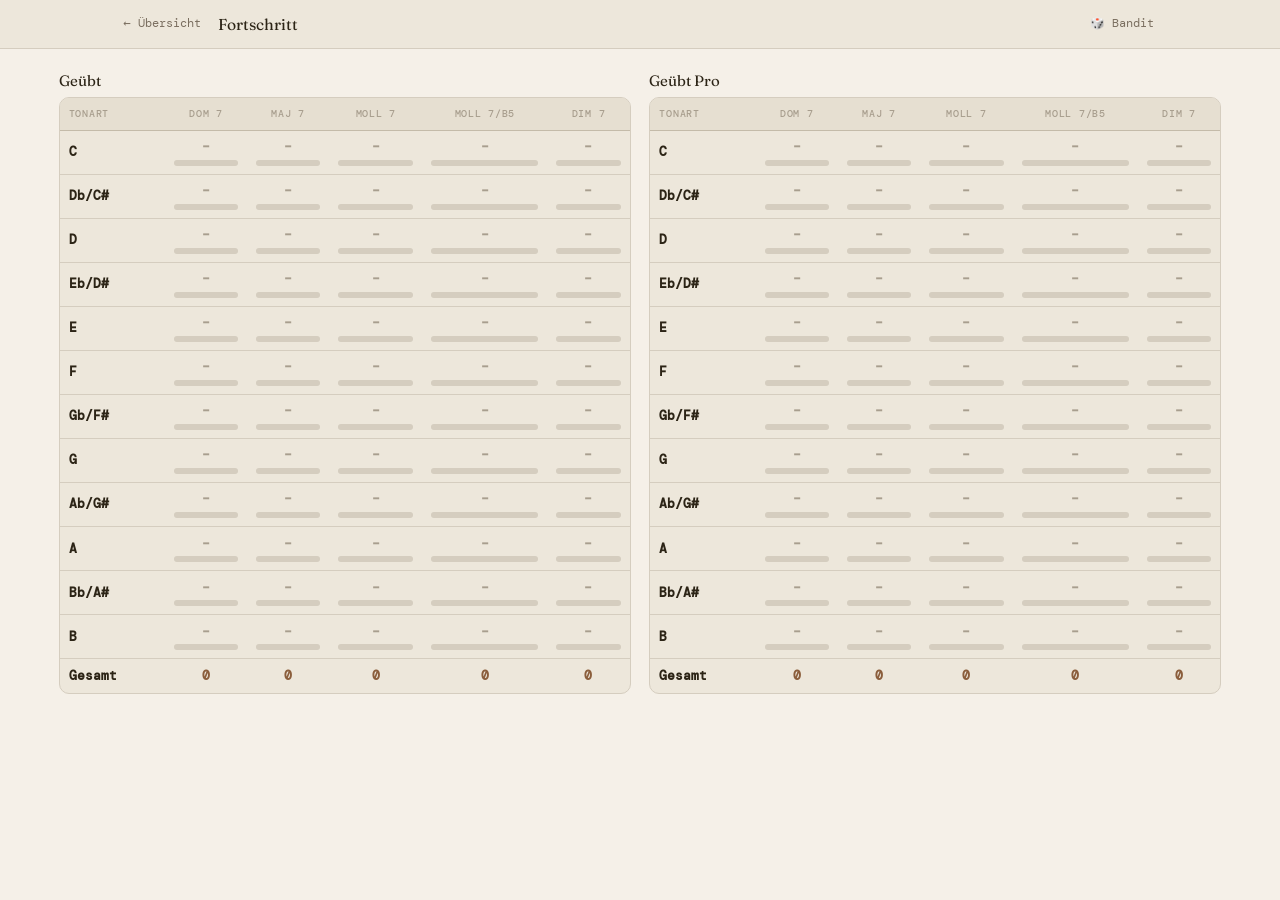
<file: fortschritt.html>
<!DOCTYPE html>
<html lang="de">
<head>
  <meta charset="UTF-8">
  <meta name="viewport" content="width=device-width, initial-scale=1">
  <title>Fortschritt – Gitarrenübungen</title>
  <link rel="icon" type="image/svg+xml" href="assets/favicon.svg">
  <link rel="stylesheet" href="assets/style.css">
  <style>
    .grid-reihe {
      display: flex;
      gap: 1.25rem;
      flex-wrap: wrap;
      align-items: flex-start;
    }

    .grid-spalte {
      flex: 1 1 300px;
      min-width: 260px;
    }

    .grid-titel {
      margin: 0 0 0.5rem;
      font-size: 1rem;
    }

    .verlauf-wrap {
      overflow-x: auto;
      border: 1px solid var(--border);
      border-radius: var(--radius);
      background: var(--surface);
    }

    .verlauf-table {
      width: 100%;
      border-collapse: collapse;
      font-size: 0.85rem;
    }

    .verlauf-table thead th {
      padding: 0.5rem 0.6rem;
      text-align: left;
      font-size: 0.68rem;
      text-transform: uppercase;
      letter-spacing: 0.07em;
      color: var(--text3);
      border-bottom: 1px solid var(--border2);
      background: var(--surface2);
      white-space: nowrap;
      font-weight: 500;
      font-family: 'DM Mono', monospace;
    }

    .verlauf-table tbody td {
      padding: 0.55rem 0.6rem;
      border-bottom: 1px solid var(--border);
      vertical-align: middle;
      font-family: 'DM Mono', monospace;
      line-height: 1.3;
    }

    .verlauf-table tbody tr:last-child td { border-bottom: none; }

    .zbar-track {
      height: 6px;
      background: var(--border);
      border-radius: 999px;
      overflow: hidden;
      margin-top: 4px;
    }

    .zbar-fill {
      height: 100%;
      background: var(--accent);
      border-radius: 999px;
    }
  </style>
</head>
<body>

<header class="app-header">
  <div class="app-header-inner">
    <a class="back-btn" href="index.html">← Übersicht</a>
    <span class="header-title">Fortschritt</span>
    <a class="btn btn-ghost btn-sm" href="akkord-bandit.html">🎲 Bandit</a>
  </div>
</header>

<main class="main">
  <div class="container" style="max-width:1200px">
    <div id="verlauf-panel"></div>
  </div>
</main>

<script src="assets/sheet-api.js"></script>
<script>
const AKKORD_TYPEN = [
  { key: 'dom7',    label: 'Dom 7'      },
  { key: 'maj7',    label: 'Maj 7'      },
  { key: 'moll7',   label: 'Moll 7'     },
  { key: 'moll7b5', label: 'Moll 7/b5'  },
  { key: 'dim7',    label: 'Dim 7'      },
];

const GRUNDTOENE = ['C','Db','D','Eb','E','F','Gb','G','Ab','A','Bb','B'];

// Enharmonische Kreuz-Schreibweise für die B-Tonarten in der Anzeige (Daten
// bleiben unter dem Db/Eb/... Key gespeichert, nur das Label zeigt beides).
const ENHARMONISCH = { Db: 'Db/C#', Eb: 'Eb/D#', Gb: 'Gb/F#', Ab: 'Ab/G#', Bb: 'Bb/A#' };

function migrateAltesDaten() {
  if (localStorage.getItem('gitueben_migrated')) return;
  localStorage.setItem('gitueben_migrated', '1');
  const raw = localStorage.getItem('gitueben_fortschritt');
  if (!raw) return;
  try {
    const saved = JSON.parse(raw);
    let geuebt = {};
    try { geuebt = JSON.parse(localStorage.getItem('gitueben_geuebt') || '{}'); } catch(e) {}
    let changed = false;
    AKKORD_TYPEN.forEach(({ key }) => {
      const arr = saved[key];
      if (!Array.isArray(arr)) return;
      let oldTotal = 0, oldZeit = '';
      arr.forEach(v => {
        const c = typeof v === 'boolean' ? (v ? 1 : 0)
                : (typeof v?.count === 'number' ? v.count : (v?.done ? 1 : 0));
        oldTotal += c;
        if (c > 0 && v?.zeit) oldZeit = v.zeit;
      });
      if (oldTotal === 0) return;
      const curr = geuebt[key] || { count: 0, zeit: '' };
      geuebt[key] = { count: curr.count + oldTotal, zeit: curr.zeit || oldZeit };
      changed = true;
    });
    if (changed) localStorage.setItem('gitueben_geuebt', JSON.stringify(geuebt));
  } catch(e) {}
}

// Alte Zähler-Form war { [typ]: {count, zeit} } bzw. { [typ]: zahl } – ohne
// Tonart. Migriert einmalig zu { [typ]: { unbekannt: {count, zeit}, [grundton]: {...} } },
// damit alte Gesamtzahlen erhalten bleiben, auch ohne bekannte Tonart.
function migriereZuGrundtonFormat() {
  if (localStorage.getItem('gitueben_migrated_grundton')) return;
  localStorage.setItem('gitueben_migrated_grundton', '1');
  ['gitueben_geuebt', 'gitueben_pro_geuebt'].forEach(key => {
    let zaehler = {};
    try { zaehler = JSON.parse(localStorage.getItem(key) || '{}'); } catch(e) { return; }
    let changed = false;
    Object.keys(zaehler).forEach(typ => {
      const eintrag = zaehler[typ];
      if (typeof eintrag === 'number') {
        zaehler[typ] = { unbekannt: { count: eintrag, zeit: '' } };
        changed = true;
      } else if (eintrag && typeof eintrag.count === 'number') {
        zaehler[typ] = { unbekannt: { count: eintrag.count, zeit: eintrag.zeit || '' } };
        changed = true;
      }
    });
    if (changed) localStorage.setItem(key, JSON.stringify(zaehler));
  });
}

function zahlVon(eintrag) {
  if (!eintrag) return 0;
  return typeof eintrag === 'number' ? eintrag : (eintrag.count || 0);
}

function renderGrid(titel, zaehler) {
  const hatUnbekannt = AKKORD_TYPEN.some(({ key }) => zahlVon((zaehler[key] || {}).unbekannt) > 0);
  const tonartZeilen = hatUnbekannt ? [...GRUNDTOENE, 'unbekannt'] : GRUNDTOENE;

  const kopf = AKKORD_TYPEN.map(({ label }) => `<th style="text-align:center;">${label}</th>`).join('');

  const zeilen = tonartZeilen.map(gt => {
    const zellen = AKKORD_TYPEN.map(({ key }) => {
      const n = zahlVon((zaehler[key] || {})[gt]);
      // Balken läuft 0–100 und fängt danach wieder von vorne an (Runde 2 bei
      // 101 usw.) – die echte Gesamtzahl daneben zählt aber ungebremst weiter.
      const rundenstand = n === 0 ? 0 : (n % 100 === 0 ? 100 : n % 100);
      const zahlFarbe = n > 0 ? 'var(--text)' : 'var(--text3)';
      return `<td style="text-align:center;">
        <div style="font-weight:600;color:${zahlFarbe};">${n > 0 ? n : '–'}</div>
        <div class="zbar-track"><div class="zbar-fill" style="width:${rundenstand}%"></div></div>
      </td>`;
    }).join('');
    const label = gt === 'unbekannt'
      ? '<span style="font-style:italic;color:var(--text3);" title="Übungen von vor der Tonart-Erfassung">unbekannt</span>'
      : (ENHARMONISCH[gt] || gt);
    return `<tr><td style="font-weight:600;white-space:nowrap;">${label}</td>${zellen}</tr>`;
  }).join('');

  const summen = AKKORD_TYPEN.map(({ key }) => {
    const summe = tonartZeilen.reduce((s, gt) => s + zahlVon((zaehler[key] || {})[gt]), 0);
    return `<td style="text-align:center;font-weight:700;color:var(--accent);">${summe}</td>`;
  }).join('');

  return `
    <div class="grid-spalte">
      <h3 class="grid-titel">${titel}</h3>
      <div class="verlauf-wrap">
        <table class="verlauf-table">
          <thead><tr><th>Tonart</th>${kopf}</tr></thead>
          <tbody>
            ${zeilen}
            <tr><td style="font-weight:700;">Gesamt</td>${summen}</tr>
          </tbody>
        </table>
      </div>
    </div>`;
}

function renderVerlauf(geuebt = null, proGeuebt = null) {
  const panel = document.getElementById('verlauf-panel');

  if (!geuebt)    try { geuebt    = JSON.parse(localStorage.getItem('gitueben_geuebt')     || '{}'); } catch(e) { geuebt = {}; }
  if (!proGeuebt) try { proGeuebt = JSON.parse(localStorage.getItem('gitueben_pro_geuebt') || '{}'); } catch(e) { proGeuebt = {}; }

  panel.innerHTML = `<div class="grid-reihe">${renderGrid('Geübt', geuebt)}${renderGrid('Geübt Pro', proGeuebt)}</div>`;
}

// Wandelt einen evtl. noch flachen Alt-Eintrag ({count, zeit}) in die
// verschachtelte Form ({unbekannt: {count, zeit}}) um – Verteidigung gegen
// Überbleibsel aus älteren Versionen, damit deren count/zeit-Felder nicht
// fälschlich als Tonart-Namen behandelt werden.
function normalisiereTypEintrag(eintrag) {
  if (!eintrag) return {};
  if (typeof eintrag === 'number') return { unbekannt: { count: eintrag, zeit: '' } };
  if (typeof eintrag.count === 'number') return { unbekannt: { count: eintrag.count, zeit: eintrag.zeit || '' } };
  return eintrag;
}

// Zählt pro Typ+Tonart den höheren Stand von zwei Ständen (lokal vs. Sheet).
// Nötig weil der Geübt-Sync im Bandit asynchron läuft und beim Seitenwechsel
// abgebrochen werden kann – ein noch nicht hochgeladener lokaler Klick darf
// dann nicht durch den älteren Sheet-Stand überschrieben werden.
function mergeZaehler(local, remote) {
  const out = {};
  const typen = new Set([...Object.keys(local), ...Object.keys(remote)]);
  typen.forEach(typ => {
    const l = normalisiereTypEintrag(local[typ]);
    const r = normalisiereTypEintrag(remote[typ]);
    const merged = { ...r };
    Object.keys(l).forEach(gt => {
      const lc = zahlVon(l[gt]);
      const rc = zahlVon(r[gt]);
      merged[gt] = lc >= rc ? l[gt] : r[gt];
    });
    out[typ] = merged;
  });
  return out;
}

// Trägt jeden Eintrag, der lokal höher steht als im Sheet, dort einzeln nach.
function aktualisiereAbweichende(zaehlerName, merged, remote) {
  Object.keys(merged).forEach(typ => {
    Object.keys(merged[typ]).forEach(gt => {
      const mergedEintrag = merged[typ][gt];
      const mergedCount   = zahlVon(mergedEintrag);
      const remoteCount   = zahlVon((remote[typ] || {})[gt]);
      if (mergedCount > remoteCount) {
        const zeit = (typeof mergedEintrag === 'object' && mergedEintrag.zeit) || '';
        SheetAPI.speichereEintrag(zaehlerName, typ, gt, mergedCount, zeit);
      }
    });
  });
}

window.addEventListener('pageshow', () => {
  migrateAltesDaten();
  migriereZuGrundtonFormat();
  renderVerlauf(); // sofort mit localStorage zeigen
  SheetAPI.load().then(data => {
    if (!data) return;
    let localGeuebt = {}, localProGeuebt = {};
    try { localGeuebt    = JSON.parse(localStorage.getItem('gitueben_geuebt')     || '{}'); } catch(e) {}
    try { localProGeuebt = JSON.parse(localStorage.getItem('gitueben_pro_geuebt') || '{}'); } catch(e) {}

    const geuebt    = mergeZaehler(localGeuebt,    data.geuebt    || {});
    const proGeuebt = mergeZaehler(localProGeuebt, data.proGeuebt || {});

    localStorage.setItem('gitueben_geuebt',     JSON.stringify(geuebt));
    localStorage.setItem('gitueben_pro_geuebt', JSON.stringify(proGeuebt));
    renderVerlauf(geuebt, proGeuebt);

    aktualisiereAbweichende('geuebt', geuebt, data.geuebt || {});
    aktualisiereAbweichende('proGeuebt', proGeuebt, data.proGeuebt || {});
  });
});
</script>
</body>
</html>
</file>
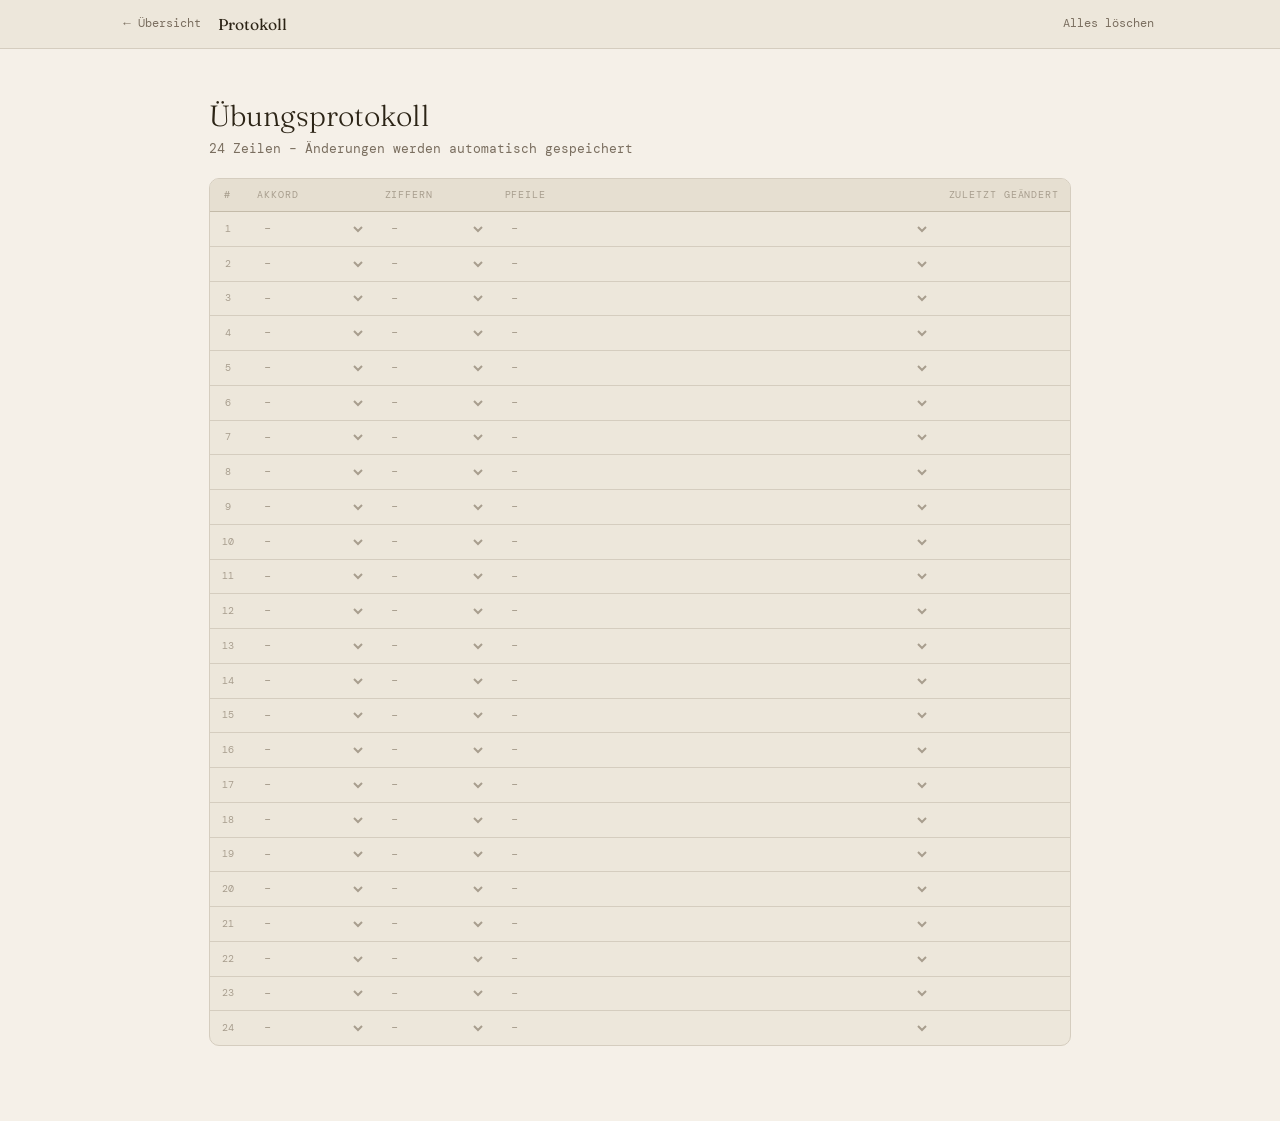
<file: protokoll.html>
<!DOCTYPE html>
<html lang="de">
<head>
  <meta charset="UTF-8">
  <meta name="viewport" content="width=device-width, initial-scale=1">
  <title>Protokoll – Gitarrenübungen</title>
  <link rel="icon" type="image/svg+xml" href="assets/favicon.svg">
  <link rel="stylesheet" href="assets/style.css">
  <style>
    .table-wrap {
      overflow-x: auto;
      border: 1px solid var(--border);
      border-radius: var(--radius);
      background: var(--surface);
    }

    table {
      width: 100%;
      border-collapse: collapse;
    }

    thead th {
      padding: 0.55rem 0.75rem;
      text-align: left;
      font-size: 0.67rem;
      text-transform: uppercase;
      letter-spacing: 0.09em;
      color: var(--text3);
      border-bottom: 1px solid var(--border2);
      background: var(--surface2);
      white-space: nowrap;
      font-weight: 400;
    }

    thead th.th-nr { width: 2.4rem; text-align: center; }

    tbody tr { transition: background 0.1s; }

    tbody tr:hover td {
      background: color-mix(in srgb, var(--surface2) 70%, transparent);
    }

    tbody td {
      padding: 0.18rem 0.4rem;
      border-bottom: 1px solid var(--border);
      vertical-align: middle;
    }

    tbody tr:last-child td { border-bottom: none; }

    .td-nr {
      text-align: center;
      font-size: 0.68rem;
      color: var(--text3);
      user-select: none;
      padding: 0.18rem 0.3rem;
    }

    tr.hat-wert .td-nr { color: var(--accent2); }

    .proto-sel {
      font-family: 'DM Mono', monospace;
      font-size: 0.82rem;
      background: transparent;
      color: var(--text);
      border: 1px solid transparent;
      border-radius: 4px;
      padding: 0.28rem 0.45rem;
      cursor: pointer;
      outline: none;
      width: 100%;
      transition: border-color 0.14s, background 0.14s;
    }

    .proto-sel:hover {
      border-color: var(--border);
      background: var(--surface2);
    }

    .proto-sel:focus {
      border-color: var(--accent);
      background: var(--surface2);
    }

    .proto-sel.leer { color: var(--text3); }

    .td-akkord  { width: 8.5rem; }
    .td-ziffern { width: 8rem; }
    .td-pfeile  { min-width: 13rem; }

    .td-zeit {
      font-size: 0.7rem;
      color: var(--text3);
      white-space: nowrap;
      padding-left: 0.75rem;
      width: 7.5rem;
    }

    tr.hat-wert .td-zeit { color: var(--text2); }

    tr.duplikat td {
      background: color-mix(in srgb, var(--accent3) 7%, transparent) !important;
    }
    tr.duplikat .td-nr {
      color: var(--accent3);
      font-weight: 500;
    }
    tr.duplikat .td-nr::after {
      content: '!';
      font-size: 0.6rem;
      vertical-align: super;
    }
  </style>
</head>
<body>

<header class="app-header">
  <div class="app-header-inner">
    <a class="back-btn" href="index.html">← Übersicht</a>
    <span class="header-title">Protokoll</span>
    <button class="btn btn-ghost btn-sm" id="clearAllBtn">Alles löschen</button>
  </div>
</header>

<main class="main">
  <div class="container" style="max-width:900px">

    <div class="page-hero">
      <h1 class="page-hero-title">Übungsprotokoll</h1>
      <p class="page-hero-subtitle">24 Zeilen – Änderungen werden automatisch gespeichert</p>
    </div>

    <div class="table-wrap">
      <table>
        <thead>
          <tr>
            <th class="th-nr">#</th>
            <th>Akkord</th>
            <th>Ziffern</th>
            <th>Pfeile</th>
            <th>Zuletzt geändert</th>
          </tr>
        </thead>
        <tbody id="tBody"></tbody>
      </table>
    </div>

  </div>
</main>

<script>
const STORAGE_KEY = 'gitueben_protokoll';
const NUM_ROWS    = 24;

// ── Permutationen ────────────────────────────────────────
function allePerms(arr) {
  const res = [];
  (function p(a, cur) {
    if (!a.length) { res.push([...cur]); return; }
    a.forEach((v, i) => { const r = [...a]; r.splice(i, 1); p(r, [...cur, v]); });
  })(arr, []);
  return res;
}

const ZIFFERN_PERMS = allePerms(['1','3','5','7']).map(p => p.join(' '));
const PFEILE_PERMS  = allePerms(['↑↑','↓↓','↑↓','↓↑']).map(p => p.join(' '));

const AKKORD_OPTS = [
  { value: '',        label: '–' },
  { value: 'dom7',    label: 'Dom 7' },
  { value: 'maj7',    label: 'Maj 7' },
  { value: 'moll7',   label: 'Moll 7' },
  { value: 'moll7b5', label: 'Moll 7/b5' },
  { value: 'dim7',    label: 'Dim 7' },
];

// ── Daten ────────────────────────────────────────────────
let daten = Array.from({ length: NUM_ROWS }, () =>
  ({ akkord: '', ziffern: '', pfeile: '', zeit: '' })
);

function laden() {
  try {
    const raw = localStorage.getItem(STORAGE_KEY);
    if (!raw) return;
    JSON.parse(raw).forEach((row, i) => { if (i < NUM_ROWS) daten[i] = { ...daten[i], ...row }; });
  } catch(e) {}
}

function speichern() {
  localStorage.setItem(STORAGE_KEY, JSON.stringify(daten));
}

function zeitstempel() {
  const d   = new Date();
  const dd  = String(d.getDate()).padStart(2,'0');
  const mm  = String(d.getMonth()+1).padStart(2,'0');
  const hh  = String(d.getHours()).padStart(2,'0');
  const min = String(d.getMinutes()).padStart(2,'0');
  return `${dd}.${mm}. ${hh}:${min}`;
}

function aufChange(rowIdx, col, value, sel) {
  daten[rowIdx][col] = value;
  sel.classList.toggle('leer', !value);

  const row     = daten[rowIdx];
  const hatWert = row.akkord || row.ziffern || row.pfeile;
  daten[rowIdx].zeit = hatWert ? zeitstempel() : '';

  document.getElementById(`zeit-${rowIdx}`).textContent  = daten[rowIdx].zeit;
  document.getElementById(`row-${rowIdx}`).classList.toggle('hat-wert', !!hatWert);

  pruefeDuplikate();
  speichern();
}

function pruefeDuplikate() {
  // Build signature → [indices] map; only rows with all 3 fields set count
  const sigMap = {};
  daten.forEach((row, i) => {
    if (!row.akkord || !row.ziffern || !row.pfeile) return;
    const sig = `${row.akkord}|${row.ziffern}|${row.pfeile}`;
    (sigMap[sig] = sigMap[sig] || []).push(i);
  });

  for (let i = 0; i < NUM_ROWS; i++) {
    const row = daten[i];
    const tr  = document.getElementById(`row-${i}`);
    if (!tr) continue;
    const sig = row.akkord && row.ziffern && row.pfeile
      ? `${row.akkord}|${row.ziffern}|${row.pfeile}` : null;
    tr.classList.toggle('duplikat', !!sig && sigMap[sig].length > 1);
  }
}

// ── Render ───────────────────────────────────────────────
function optionenHinzufuegen(sel, opts, aktuellerWert) {
  opts.forEach(opt => {
    const o       = document.createElement('option');
    o.value       = typeof opt === 'string' ? opt : opt.value;
    o.textContent = typeof opt === 'string' ? opt : opt.label;
    if (o.value === aktuellerWert) o.selected = true;
    sel.appendChild(o);
  });
  sel.classList.toggle('leer', !aktuellerWert);
}

function erstelleSelect(rowIdx, col, opts, aktuellerWert) {
  const sel = document.createElement('select');
  sel.className = 'proto-sel';
  optionenHinzufuegen(sel, opts, aktuellerWert);
  sel.addEventListener('change', e => aufChange(rowIdx, col, e.target.value, sel));
  return sel;
}

function renderTabelle() {
  const tbody = document.getElementById('tBody');
  tbody.innerHTML = '';

  for (let i = 0; i < NUM_ROWS; i++) {
    const row     = daten[i];
    const hatWert = row.akkord || row.ziffern || row.pfeile;

    const tr = document.createElement('tr');
    tr.id    = `row-${i}`;
    if (hatWert) tr.classList.add('hat-wert');

    // Nr
    const tdNr = document.createElement('td');
    tdNr.className   = 'td-nr';
    tdNr.textContent = i + 1;
    tr.appendChild(tdNr);

    // Akkord
    const tdAkk = document.createElement('td');
    tdAkk.className = 'td-akkord';
    tdAkk.appendChild(erstelleSelect(i, 'akkord', AKKORD_OPTS, row.akkord));
    tr.appendChild(tdAkk);

    // Ziffern
    const ziffernOpts = [{ value: '', label: '–' },
      ...ZIFFERN_PERMS.map(p => ({ value: p, label: p }))];
    const tdZif = document.createElement('td');
    tdZif.className = 'td-ziffern';
    tdZif.appendChild(erstelleSelect(i, 'ziffern', ziffernOpts, row.ziffern));
    tr.appendChild(tdZif);

    // Pfeile
    const pfeilOpts = [{ value: '', label: '–' },
      ...PFEILE_PERMS.map(p => ({ value: p, label: p }))];
    const tdPf = document.createElement('td');
    tdPf.className = 'td-pfeile';
    tdPf.appendChild(erstelleSelect(i, 'pfeile', pfeilOpts, row.pfeile));
    tr.appendChild(tdPf);

    // Zeit
    const tdZeit = document.createElement('td');
    tdZeit.className   = 'td-zeit';
    tdZeit.id          = `zeit-${i}`;
    tdZeit.textContent = row.zeit;
    tr.appendChild(tdZeit);

    tbody.appendChild(tr);
  }
}

// ── Alles löschen ────────────────────────────────────────
document.getElementById('clearAllBtn').addEventListener('click', () => {
  if (!confirm('Alle 24 Einträge löschen?')) return;
  daten = Array.from({ length: NUM_ROWS }, () =>
    ({ akkord: '', ziffern: '', pfeile: '', zeit: '' })
  );
  speichern();
  renderTabelle();
});

laden();
renderTabelle();
pruefeDuplikate();
</script>
</body>
</html>
</file>
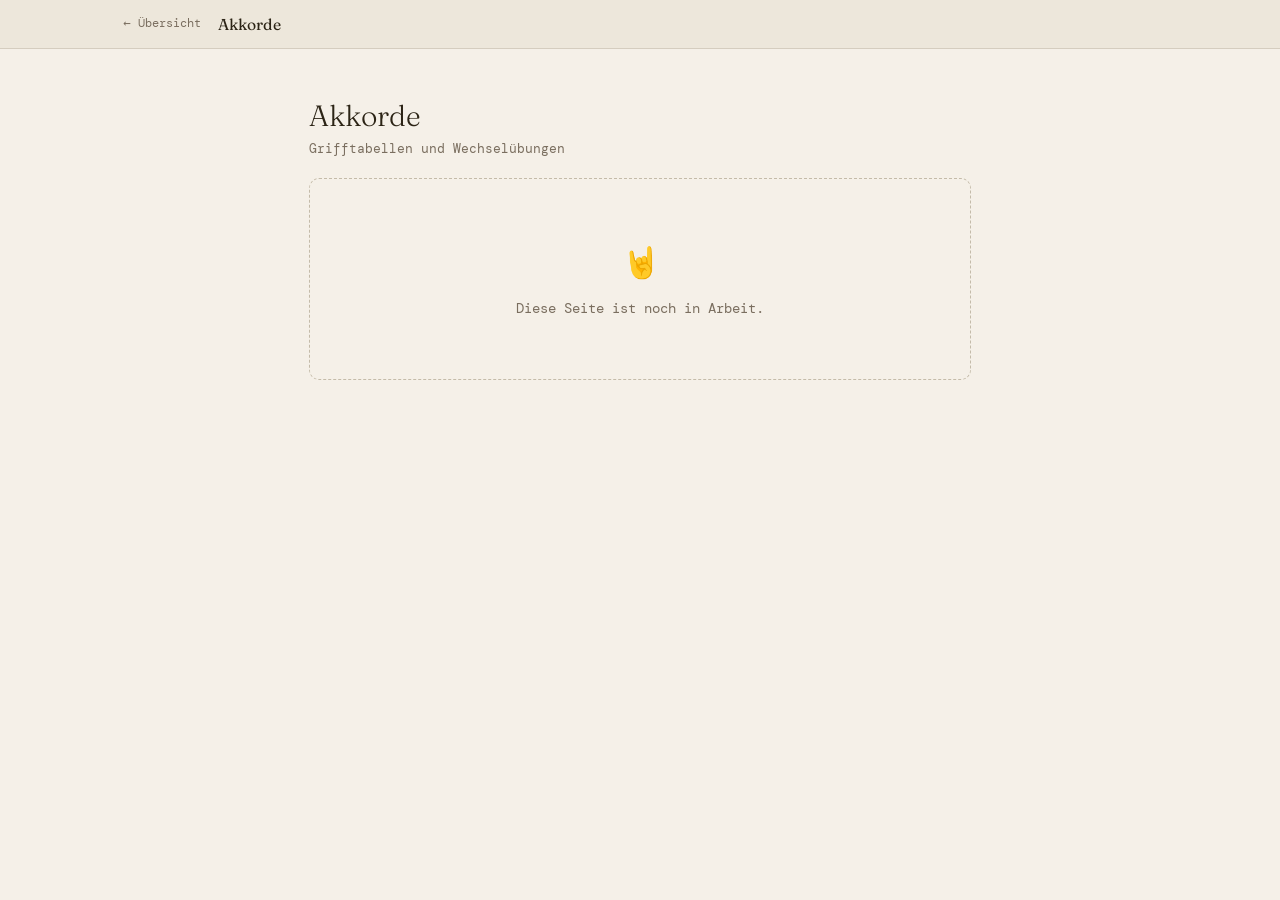
<file: ueben/akkorde.html>
<!DOCTYPE html>
<html lang="de">
<head>
  <meta charset="UTF-8">
  <meta name="viewport" content="width=device-width, initial-scale=1">
  <title>Akkorde – Gitarrenübungen</title>
  <link rel="stylesheet" href="../assets/style.css">
</head>
<body>

<header class="app-header">
  <div class="app-header-inner">
    <a class="back-btn" href="../index.html">← Übersicht</a>
    <span class="header-title">Akkorde</span>
  </div>
</header>

<main class="main">
  <div class="container">
    <div class="page-hero">
      <h1 class="page-hero-title">Akkorde</h1>
      <p class="page-hero-subtitle">Grifftabellen und Wechselübungen</p>
    </div>
    <div class="coming-soon">
      <span style="font-size:2rem;display:block;margin-bottom:.75rem">🤘</span>
      <p style="color:var(--text2);font-size:.9rem">Diese Seite ist noch in Arbeit.</p>
    </div>
  </div>
</main>

</body>
</html>
</file>
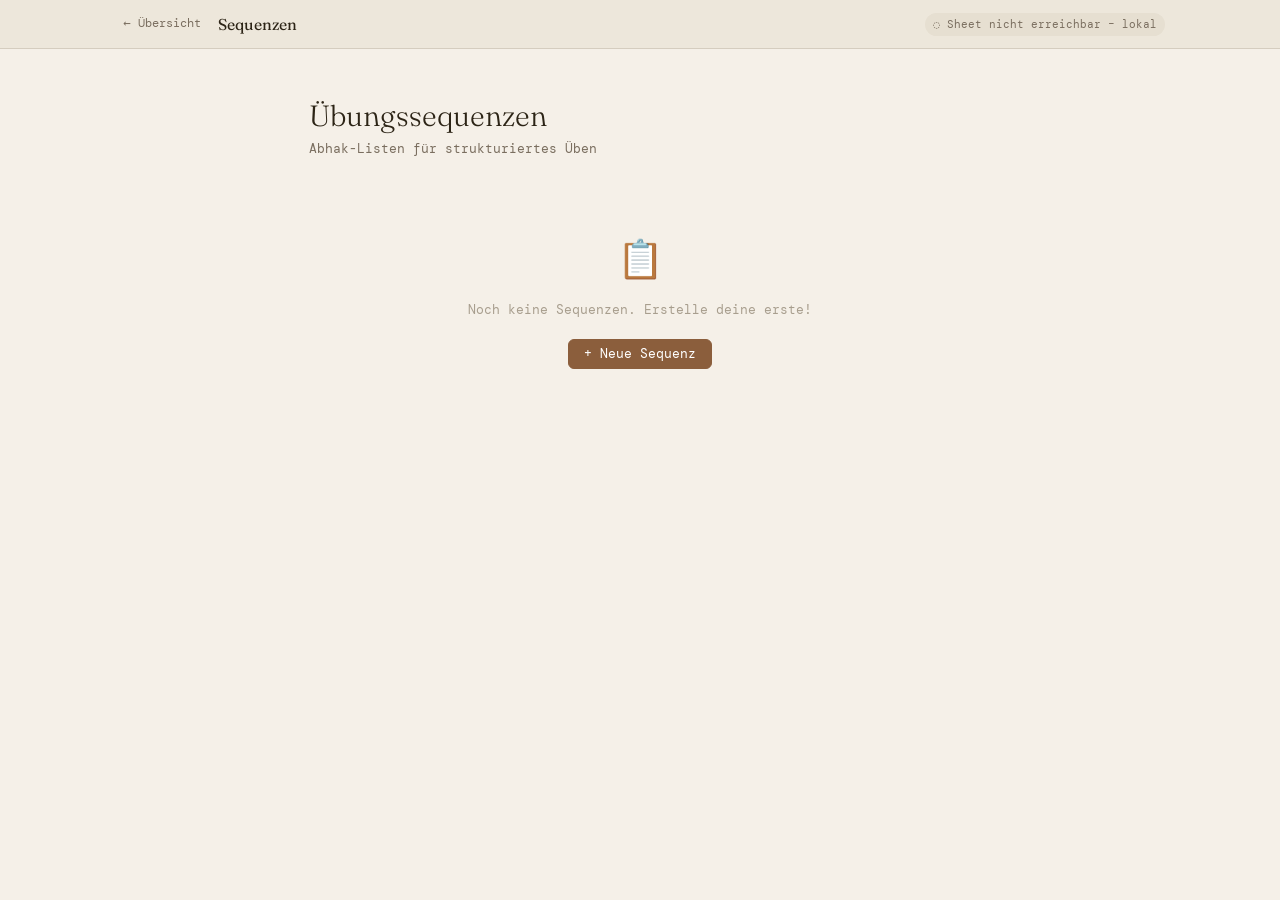
<file: ueben/sequenzen.html>
<!DOCTYPE html>
<html lang="de">
<head>
  <meta charset="UTF-8">
  <meta name="viewport" content="width=device-width, initial-scale=1">
  <title>Übungssequenzen – Gitarrenübungen</title>
  <link rel="stylesheet" href="../assets/style.css">
</head>
<body>

<header class="app-header">
  <div class="app-header-inner">
    <a class="back-btn" href="../index.html">← Übersicht</a>
    <span class="header-title">Sequenzen</span>
    <span class="sync-status" id="syncStatus"></span>
  </div>
</header>

<main class="main">
  <div class="container">

    <div class="page-hero">
      <h1 class="page-hero-title">Übungssequenzen</h1>
      <p class="page-hero-subtitle">Abhak-Listen für strukturiertes Üben</p>
    </div>


    <div id="seqList"></div>

    <div id="emptyState" class="empty-state" style="display:none">
      <span class="empty-state-icon">📋</span>
      <p class="empty-state-text">Noch keine Sequenzen. Erstelle deine erste!</p>
      <button class="btn btn-primary" id="addSeqBtnEmpty">+ Neue Sequenz</button>
    </div>

  </div>
</main>

<div class="fab-wrap" id="fab">
  <button class="btn btn-primary" id="addSeqBtn">+ Neue Sequenz</button>
</div>

<!-- Add / Edit Dialog -->
<dialog id="addDialog">
  <h2 class="dialog-title" id="dialogTitle">Neue Sequenz</h2>
  <p class="dialog-desc" id="dialogDesc"></p>
  <div class="field">
    <label class="field-label" id="dialogLabel" for="dialogInput">Titel</label>
    <input class="field-input" type="text" id="dialogInput">
  </div>
  <div class="dialog-actions">
    <button class="btn btn-ghost" id="dialogCancel">Abbrechen</button>
    <button class="btn btn-primary" id="dialogConfirm">Hinzufügen</button>
  </div>
</dialog>


<script src="../assets/sheet-api.js"></script>
<script>
  const LOKAL_KEY = 'gitueben_sequenzen';
  const DIRTY_KEY = 'gitueben_sequenzen_dirty';

  let progress   = { sequenzen: {} };
  let saveTimer  = null;
  let dialogCb   = null;
  let speichertGerade = false;
  let aenderungWaehrendSpeichern = false;

  // ── Sync status ───────────────────────────────────────────────────────
  function setSyncStatus(state, text) {
    const el = document.getElementById('syncStatus');
    el.className = `sync-status ${state}`;
    el.textContent = text;
  }

  // localStorage ist die garantierte Wahrheit, das Sheet wird nachgezogen.
  function speichereLokal() {
    localStorage.setItem(LOKAL_KEY, JSON.stringify(progress.sequenzen));
    localStorage.setItem(DIRTY_KEY, '1');
  }

  function ladeLokal() {
    try {
      const raw = localStorage.getItem(LOKAL_KEY);
      if (raw) return JSON.parse(raw);
      // Einmalige Übernahme aus dem früheren GitHub-Cache
      const alt = JSON.parse(localStorage.getItem('gitueben_progress') || 'null');
      if (alt?.sequenzen && Object.keys(alt.sequenzen).length) {
        localStorage.setItem(LOKAL_KEY, JSON.stringify(alt.sequenzen));
        localStorage.setItem(DIRTY_KEY, '1');
        return alt.sequenzen;
      }
    } catch (e) {}
    return null;
  }

  // Immer nur ein Upload gleichzeitig; Änderungen währenddessen lösen
  // direkt danach einen weiteren aus, statt verloren zu gehen.
  async function hochladen() {
    if (speichertGerade) { aenderungWaehrendSpeichern = true; return; }
    if (!localStorage.getItem(DIRTY_KEY)) return;
    if (!navigator.onLine) { setSyncStatus('offline', '◌ Offline – lokal gespeichert'); return; }

    speichertGerade = true;
    aenderungWaehrendSpeichern = false;
    setSyncStatus('saving', '⟳ Speichert…');
    const r = await SheetAPI.speichereDaten('sequenzen', progress.sequenzen);
    speichertGerade = false;

    if (aenderungWaehrendSpeichern) return hochladen();
    if (r.ok) {
      localStorage.removeItem(DIRTY_KEY);
      setSyncStatus('synced', '✓ Gespeichert');
    } else {
      setSyncStatus('dirty', '✗ Nicht synchronisiert – lokal gespeichert');
    }
  }

  function scheduleSave() {
    speichereLokal();
    setSyncStatus('saving', '⟳ Speichert…');
    clearTimeout(saveTimer);
    saveTimer = setTimeout(hochladen, 700);
  }

  // ── HTML escape ───────────────────────────────────────────────────────
  function esc(s) {
    return String(s)
      .replace(/&/g, '&amp;')
      .replace(/</g, '&lt;')
      .replace(/>/g, '&gt;')
      .replace(/"/g, '&quot;');
  }

  // ── Render ────────────────────────────────────────────────────────────
  function renderAll() {
    const list      = document.getElementById('seqList');
    const empty     = document.getElementById('emptyState');
    const fab       = document.getElementById('fab');
    const seqs      = progress.sequenzen || {};
    const seqKeys   = Object.keys(seqs);

    if (seqKeys.length === 0) {
      list.innerHTML = '';
      empty.style.display = 'block';
      fab.style.display   = 'none';
      return;
    }
    empty.style.display = 'none';
    fab.style.display   = 'block';

    list.innerHTML = seqKeys.map(id => renderSeq(id, seqs[id])).join('');
  }

  function renderSeq(seqId, seq) {
    const items    = seq.items || {};
    const itemKeys = Object.keys(items);
    const done     = itemKeys.filter(k => items[k].done).length;
    const total    = itemKeys.length;
    const pct      = total > 0 ? Math.round((done / total) * 100) : 0;

    const itemsHtml = itemKeys.length === 0
      ? `<p style="padding:.65rem 1.2rem; color:var(--text3); font-size:.84rem;">Noch keine Übungen hinzugefügt.</p>`
      : itemKeys.map(iId => renderItem(seqId, iId, items[iId])).join('');

    return `
      <div class="seq-card" id="seq-${seqId}">
        <div class="seq-card-header">
          <div class="seq-card-title-row">
            <span class="seq-card-title">${esc(seq.title)}</span>
            <button class="delete-btn" data-delete-seq="${seqId}" title="Sequenz löschen">✕</button>
          </div>
          <div class="progress-wrap">
            <div class="progress-bar">
              <div class="progress-bar-fill" id="bar-${seqId}" style="width:${pct}%"></div>
            </div>
            <span class="progress-label" id="label-${seqId}">${done}/${total}</span>
          </div>
        </div>
        <div class="seq-card-body" id="items-${seqId}">
          ${itemsHtml}
        </div>
        <div class="seq-card-footer">
          <button class="btn btn-ghost btn-sm" data-add-item="${seqId}">+ Übung hinzufügen</button>
        </div>
      </div>
    `;
  }

  function renderItem(seqId, itemId, item) {
    return `
      <div class="check-item">
        <label class="check-item-label-wrap">
          <input type="checkbox"
            data-seq="${seqId}"
            data-item="${itemId}"
            ${item.done ? 'checked' : ''}>
          <span class="check-item-label ${item.done ? 'done' : ''}">${esc(item.title)}</span>
        </label>
        <button class="delete-btn check-item-delete"
          data-delete-item="${itemId}"
          data-delete-item-seq="${seqId}"
          title="Übung löschen">✕</button>
      </div>
    `;
  }

  // ── Update progress bar without full re-render ────────────────────────
  function updateSeqProgress(seqId) {
    const seq   = progress.sequenzen[seqId];
    if (!seq) return;
    const items = Object.values(seq.items || {});
    const done  = items.filter(i => i.done).length;
    const total = items.length;
    const pct   = total > 0 ? Math.round((done / total) * 100) : 0;

    const bar   = document.getElementById(`bar-${seqId}`);
    const label = document.getElementById(`label-${seqId}`);
    if (bar)   bar.style.width    = `${pct}%`;
    if (label) label.textContent  = `${done}/${total}`;
  }

  // ── Event delegation ──────────────────────────────────────────────────
  document.getElementById('seqList').addEventListener('change', e => {
    if (!e.target.matches('input[type="checkbox"]')) return;
    const cb     = e.target;
    const seqId  = cb.dataset.seq;
    const itemId = cb.dataset.item;
    if (!progress.sequenzen[seqId]?.items[itemId]) return;

    progress.sequenzen[seqId].items[itemId].done = cb.checked;

    // Toggle strikethrough without re-render
    const labelSpan = cb.nextElementSibling;
    if (labelSpan) labelSpan.classList.toggle('done', cb.checked);

    updateSeqProgress(seqId);
    scheduleSave();
  });

  document.getElementById('seqList').addEventListener('click', e => {
    const deleteSeq  = e.target.closest('[data-delete-seq]');
    const deleteItem = e.target.closest('[data-delete-item]');
    const addItem    = e.target.closest('[data-add-item]');

    if (deleteSeq) {
      const id  = deleteSeq.dataset.deleteSeq;
      const seq = progress.sequenzen[id];
      if (!seq || !confirm(`Sequenz „${seq.title}" wirklich löschen?`)) return;
      delete progress.sequenzen[id];
      renderAll();
      scheduleSave();
      return;
    }

    if (deleteItem) {
      const itemId = deleteItem.dataset.deleteItem;
      const seqId  = deleteItem.dataset.deleteItemSeq;
      if (!progress.sequenzen[seqId]?.items[itemId]) return;
      delete progress.sequenzen[seqId].items[itemId];
      renderAll();
      scheduleSave();
      return;
    }

    if (addItem) {
      const seqId = addItem.dataset.addItem;
      openDialog({
        title:       'Übung hinzufügen',
        label:       'Bezeichnung der Übung',
        placeholder: 'z.B. C-Dur Arpeggio, 60 BPM',
        onConfirm(value) {
          if (!progress.sequenzen[seqId].items) progress.sequenzen[seqId].items = {};
          const id = `item-${Date.now()}`;
          progress.sequenzen[seqId].items[id] = { title: value, done: false };
          renderAll();
          scheduleSave();
        },
      });
    }
  });

  // ── "Neue Sequenz" buttons ────────────────────────────────────────────
  function onAddSeq() {
    openDialog({
      title:       'Neue Sequenz',
      label:       'Titel der Sequenz',
      placeholder: 'z.B. Woche 3: Fingerpicking',
      onConfirm(value) {
        const id = `seq-${Date.now()}`;
        progress.sequenzen[id] = {
          title:   value,
          created: new Date().toISOString().slice(0, 10),
          items:   {},
        };
        renderAll();
        scheduleSave();
      },
    });
  }

  document.getElementById('addSeqBtn').addEventListener('click', onAddSeq);
  document.getElementById('addSeqBtnEmpty').addEventListener('click', onAddSeq);

  // ── Generic dialog ────────────────────────────────────────────────────
  function openDialog({ title, desc = '', label, placeholder = '', confirmText = 'Hinzufügen', onConfirm }) {
    document.getElementById('dialogTitle').textContent   = title;
    document.getElementById('dialogDesc').textContent    = desc;
    document.getElementById('dialogLabel').textContent   = label;
    document.getElementById('dialogConfirm').textContent = confirmText;
    const input = document.getElementById('dialogInput');
    input.placeholder = placeholder;
    input.value       = '';
    dialogCb = onConfirm;
    document.getElementById('addDialog').showModal();
    setTimeout(() => input.focus(), 60);
  }

  document.getElementById('dialogConfirm').addEventListener('click', () => {
    const val = document.getElementById('dialogInput').value.trim();
    if (!val) return;
    document.getElementById('addDialog').close();
    if (dialogCb) dialogCb(val);
  });

  document.getElementById('dialogCancel').addEventListener('click', () => {
    document.getElementById('addDialog').close();
  });

  document.getElementById('dialogInput').addEventListener('keydown', e => {
    if (e.key === 'Enter')  document.getElementById('dialogConfirm').click();
    if (e.key === 'Escape') document.getElementById('addDialog').close();
  });

  document.getElementById('addDialog').addEventListener('click', e => {
    if (e.target === document.getElementById('addDialog'))
      document.getElementById('addDialog').close();
  });

  // ── Online / offline ──────────────────────────────────────────────────
  window.addEventListener('online', hochladen);
  window.addEventListener('offline', () => setSyncStatus('offline', '◌ Offline'));

  // ── Init ──────────────────────────────────────────────────────────────
  async function init() {
    const lokal = ladeLokal();
    if (lokal) { progress.sequenzen = lokal; renderAll(); }
    setSyncStatus('saving', '⟳ Lädt…');

    const remote = await SheetAPI.load();
    if (!remote) {
      if (!lokal) renderAll();
      setSyncStatus('offline', '◌ Sheet nicht erreichbar – lokal');
      return;
    }
    // Nicht hochgeladene lokale Änderungen gewinnen gegen den Sheet-Stand
    if (localStorage.getItem(DIRTY_KEY)) {
      renderAll();
      return hochladen();
    }
    progress.sequenzen = remote.sequenzen || {};
    localStorage.setItem(LOKAL_KEY, JSON.stringify(progress.sequenzen));
    renderAll();
    setSyncStatus('synced', '✓ Synchronisiert');
  }

  init();
</script>
</body>
</html>
</file>
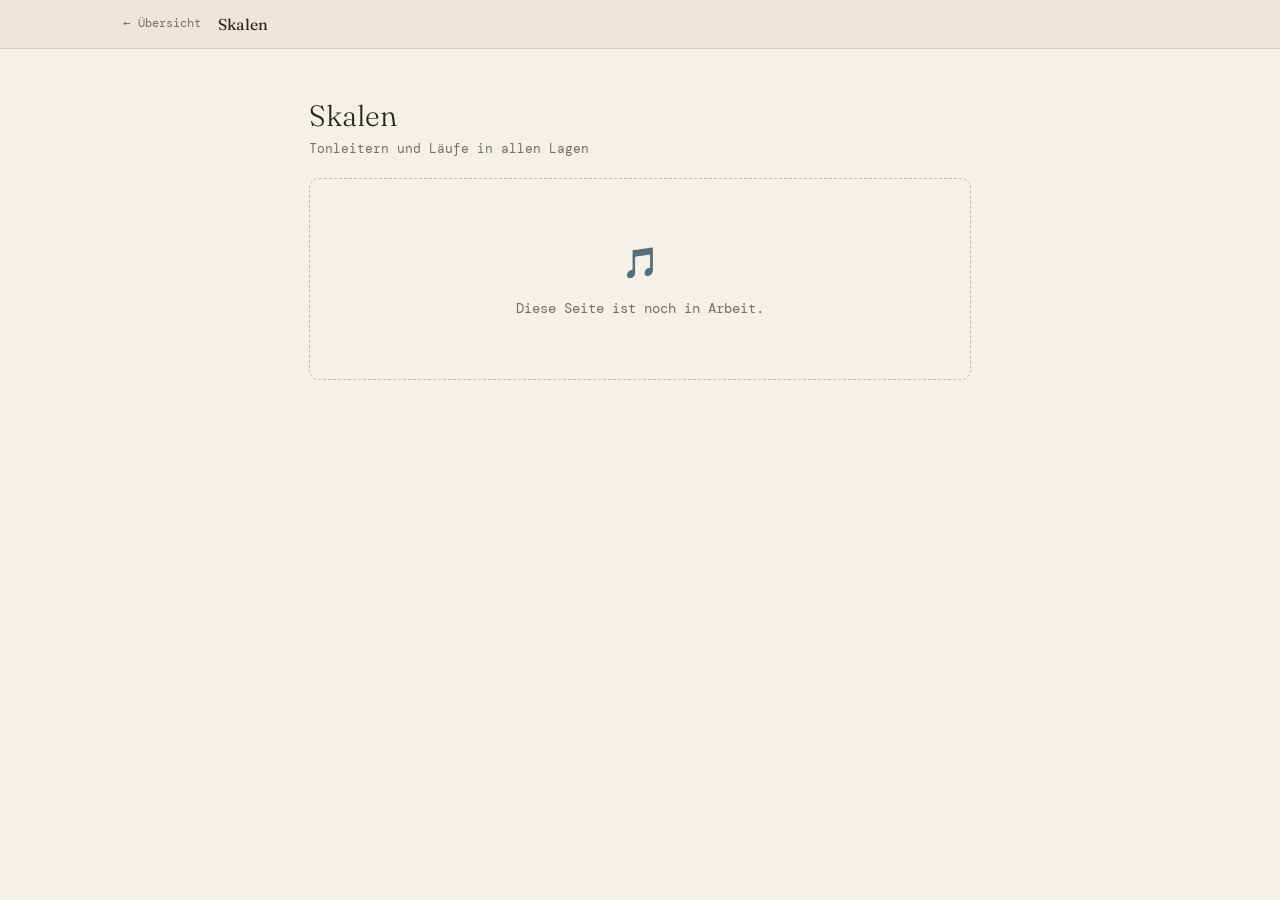
<file: ueben/skalen.html>
<!DOCTYPE html>
<html lang="de">
<head>
  <meta charset="UTF-8">
  <meta name="viewport" content="width=device-width, initial-scale=1">
  <title>Skalen – Gitarrenübungen</title>
  <link rel="stylesheet" href="../assets/style.css">
</head>
<body>

<header class="app-header">
  <div class="app-header-inner">
    <a class="back-btn" href="../index.html">← Übersicht</a>
    <span class="header-title">Skalen</span>
  </div>
</header>

<main class="main">
  <div class="container">
    <div class="page-hero">
      <h1 class="page-hero-title">Skalen</h1>
      <p class="page-hero-subtitle">Tonleitern und Läufe in allen Lagen</p>
    </div>
    <div class="coming-soon">
      <span style="font-size:2rem;display:block;margin-bottom:.75rem">🎵</span>
      <p style="color:var(--text2);font-size:.9rem">Diese Seite ist noch in Arbeit.</p>
    </div>
  </div>
</main>

</body>
</html>
</file>
<file: assets/style.css>
@import url('https://fonts.googleapis.com/css2?family=DM+Mono:ital,wght@0,300;0,400;0,500;1,400&family=Fraunces:ital,opsz,wght@0,9..144,300;0,9..144,400;0,9..144,600;1,9..144,400&display=swap');

*, *::before, *::after {
  box-sizing: border-box;
  margin: 0;
  padding: 0;
}

:root {
  --bg: #f5f0e8;
  --surface: #ede7db;
  --surface2: #e6dfd1;
  --border: #d5cdbf;
  --border2: #c4bba9;
  --text: #2c2416;
  --text2: #7a6e5f;
  --text3: #a89e8e;
  --accent: #8b5e3c;
  --accent2: #3d6b5e;
  --accent3: #9e4040;

  --radius: 10px;
  --radius-sm: 6px;
  --shadow: 0 1px 3px rgba(44,36,22,.08), 0 2px 8px rgba(44,36,22,.04);
  --transition: 140ms ease;
}

html {
  font-family: 'DM Mono', monospace;
  font-size: 15px;
  line-height: 1.6;
  color: var(--text);
  background: var(--bg);
  -webkit-font-smoothing: antialiased;
}

body {
  min-height: 100vh;
  background: var(--bg);
}

/* ─── Typography ─────────────────────────────────── */

h1, h2, h3 {
  font-family: 'Fraunces', serif;
  font-weight: 400;
  line-height: 1.2;
}

h1 { font-size: 1.9rem; }
h2 { font-size: 1.25rem; }
h3 { font-size: 1.05rem; }

code {
  font-family: 'DM Mono', monospace;
  font-size: 0.88em;
  background: var(--surface2);
  padding: 0.1em 0.35em;
  border-radius: 3px;
}

/* ─── Layout ─────────────────────────────────────── */

.container {
  max-width: 700px;
  margin: 0 auto;
  padding: 0 1.25rem;
}

/* ─── Header ─────────────────────────────────────── */

.app-header {
  background: var(--surface);
  border-bottom: 1px solid var(--border);
  position: sticky;
  top: 0;
  z-index: 100;
}

.app-header-inner {
  display: flex;
  align-items: center;
  gap: 0.6rem;
  padding: 0.65rem 1rem;
  max-width: 1080px;
  margin: 0 auto;
}

.header-title {
  flex: 1;
  font-family: 'Fraunces', serif;
  font-size: 1.05rem;
  font-weight: 400;
  color: var(--text);
  white-space: nowrap;
  overflow: hidden;
  text-overflow: ellipsis;
}

.back-btn {
  display: inline-flex;
  align-items: center;
  gap: 0.25rem;
  color: var(--text2);
  text-decoration: none;
  font-size: 0.83rem;
  padding: 0.3rem 0.55rem;
  border-radius: var(--radius-sm);
  white-space: nowrap;
  transition: color var(--transition), background var(--transition);
}

.back-btn:hover {
  color: var(--text);
  background: var(--surface2);
}

/* ─── Sync Status ────────────────────────────────── */

.sync-status {
  font-size: 0.72rem;
  padding: 0.18rem 0.55rem;
  border-radius: 999px;
  display: inline-flex;
  align-items: center;
  gap: 0.3rem;
  white-space: nowrap;
  flex-shrink: 0;
  transition: all 0.3s ease;
}

.sync-status:empty { display: none; }

.sync-status.synced {
  color: var(--accent2);
  background: color-mix(in srgb, var(--accent2) 12%, transparent);
}

.sync-status.saving {
  color: var(--accent);
  background: color-mix(in srgb, var(--accent) 12%, transparent);
  animation: blink 1.4s ease-in-out infinite;
}

.sync-status.dirty {
  color: var(--accent3);
  background: color-mix(in srgb, var(--accent3) 12%, transparent);
}

.sync-status.offline {
  color: var(--text2);
  background: var(--surface2);
}

@keyframes blink {
  0%, 100% { opacity: 1; }
  50% { opacity: 0.5; }
}

/* ─── Main ───────────────────────────────────────── */

.main {
  padding: 1.5rem 0 5rem;
}

/* ─── Page Hero ──────────────────────────────────── */

.page-hero {
  padding: 1.75rem 0 1.25rem;
}

.page-hero-title {
  font-family: 'Fraunces', serif;
  font-size: 1.95rem;
  font-weight: 300;
  color: var(--text);
  margin-bottom: 0.3rem;
}

.page-hero-subtitle {
  font-size: 0.88rem;
  color: var(--text2);
}

/* ─── Section Header ─────────────────────────────── */

.section-header {
  display: flex;
  align-items: baseline;
  justify-content: space-between;
  gap: 1rem;
  margin-bottom: 0.85rem;
}

.section-title {
  font-family: 'Fraunces', serif;
  font-size: 1.05rem;
  font-weight: 400;
  color: var(--text);
}

/* ─── Cards ──────────────────────────────────────── */

.card {
  background: var(--surface);
  border: 1px solid var(--border);
  border-radius: var(--radius);
  padding: 1.2rem;
  transition: border-color var(--transition), box-shadow var(--transition);
}

.card:hover {
  border-color: var(--border2);
  box-shadow: var(--shadow);
}

.card-link {
  text-decoration: none;
  color: inherit;
  display: block;
}

.card-label {
  font-size: 0.7rem;
  text-transform: uppercase;
  letter-spacing: 0.09em;
  color: var(--text3);
  margin-bottom: 0.3rem;
}

.card-title {
  font-family: 'Fraunces', serif;
  font-size: 1.15rem;
  font-weight: 400;
  color: var(--text);
  margin-bottom: 0.45rem;
}

.card-desc {
  font-size: 0.83rem;
  color: var(--text2);
  margin-bottom: 0.8rem;
  line-height: 1.5;
}

.card-grid {
  display: grid;
  grid-template-columns: repeat(auto-fill, minmax(270px, 1fr));
  gap: 0.85rem;
}

/* ─── Progress Bar ───────────────────────────────── */

.progress-wrap {
  display: flex;
  align-items: center;
  gap: 0.6rem;
}

.progress-bar {
  flex: 1;
  height: 4px;
  background: var(--surface2);
  border-radius: 999px;
  overflow: hidden;
}

.progress-bar-fill {
  height: 100%;
  background: var(--accent2);
  border-radius: 999px;
  transition: width 0.45s ease;
  min-width: 0;
}

.progress-label {
  font-size: 0.72rem;
  color: var(--text3);
  white-space: nowrap;
  min-width: 2.2rem;
  text-align: right;
}

/* ─── Sequence Cards ─────────────────────────────── */

.seq-card {
  background: var(--surface);
  border: 1px solid var(--border);
  border-radius: var(--radius);
  margin-bottom: 0.9rem;
  overflow: hidden;
}

.seq-card-header {
  padding: 1rem 1.2rem 0.8rem;
  border-bottom: 1px solid var(--border);
}

.seq-card-title-row {
  display: flex;
  align-items: center;
  gap: 0.5rem;
  margin-bottom: 0.6rem;
}

.seq-card-title {
  font-family: 'Fraunces', serif;
  font-size: 1.02rem;
  font-weight: 400;
  color: var(--text);
  flex: 1;
}

.seq-card-body {
  padding: 0.3rem 0;
}

.seq-card-footer {
  padding: 0.45rem 0.85rem;
  border-top: 1px solid var(--border);
}

/* ─── Check Items ────────────────────────────────── */

.check-item {
  display: flex;
  align-items: center;
  gap: 0.75rem;
  padding: 0.45rem 1.2rem;
  transition: background var(--transition);
}

.check-item:hover {
  background: var(--surface2);
}

.check-item-label-wrap {
  display: flex;
  align-items: center;
  gap: 0.75rem;
  flex: 1;
  cursor: pointer;
}

.check-item input[type="checkbox"] {
  appearance: none;
  -webkit-appearance: none;
  width: 17px;
  height: 17px;
  border: 1.5px solid var(--border2);
  border-radius: 4px;
  background: var(--bg);
  cursor: pointer;
  flex-shrink: 0;
  transition: border-color var(--transition), background var(--transition);
  position: relative;
}

.check-item input[type="checkbox"]:hover {
  border-color: var(--accent2);
}

.check-item input[type="checkbox"]:checked {
  background: var(--accent2);
  border-color: var(--accent2);
}

.check-item input[type="checkbox"]:checked::after {
  content: '';
  position: absolute;
  top: 1.5px;
  left: 4.5px;
  width: 5px;
  height: 9px;
  border: 2px solid white;
  border-top: none;
  border-left: none;
  transform: rotate(43deg);
}

.check-item-label {
  font-size: 0.88rem;
  color: var(--text);
  transition: color var(--transition);
  line-height: 1.4;
}

.check-item-label.done {
  color: var(--text3);
  text-decoration: line-through;
}

/* ─── Delete Button ──────────────────────────────── */

.delete-btn {
  background: none;
  border: none;
  color: var(--text3);
  cursor: pointer;
  padding: 0.2rem 0.4rem;
  border-radius: 4px;
  font-size: 0.78rem;
  line-height: 1;
  transition: color var(--transition), background var(--transition);
  flex-shrink: 0;
}

.delete-btn:hover {
  color: var(--accent3);
  background: color-mix(in srgb, var(--accent3) 10%, transparent);
}

.check-item-delete {
  opacity: 0;
  transition: opacity var(--transition);
}

.check-item:hover .check-item-delete {
  opacity: 1;
}

@media (pointer: coarse) {
  .check-item-delete { opacity: 0.45; }
}

/* ─── Buttons ────────────────────────────────────── */

.btn {
  display: inline-flex;
  align-items: center;
  gap: 0.4rem;
  padding: 0.5rem 1rem;
  border-radius: var(--radius-sm);
  border: 1px solid transparent;
  font-family: 'DM Mono', monospace;
  font-size: 0.85rem;
  cursor: pointer;
  transition: all var(--transition);
  text-decoration: none;
  white-space: nowrap;
  line-height: 1;
}

.btn-primary {
  background: var(--accent);
  color: white;
  border-color: var(--accent);
}

.btn-primary:hover {
  background: color-mix(in srgb, var(--accent) 82%, black);
  border-color: color-mix(in srgb, var(--accent) 82%, black);
}

.btn-secondary {
  background: var(--surface2);
  color: var(--text2);
  border-color: var(--border);
}

.btn-secondary:hover {
  background: var(--border);
  color: var(--text);
}

.btn-ghost {
  background: transparent;
  color: var(--text2);
}

.btn-ghost:hover {
  background: var(--surface2);
  color: var(--text);
}

.btn-sm {
  padding: 0.3rem 0.65rem;
  font-size: 0.78rem;
}

/* ─── FAB ────────────────────────────────────────── */

.fab-wrap {
  position: fixed;
  bottom: 1.5rem;
  right: 1.5rem;
  z-index: 50;
}

.fab-wrap .btn {
  box-shadow: 0 2px 12px rgba(139,94,60,.35);
}

/* ─── Modal / Dialog ─────────────────────────────── */

dialog {
  position: fixed;
  inset: 0;
  margin: auto;
  background: var(--surface);
  border: 1px solid var(--border2);
  border-radius: var(--radius);
  padding: 1.5rem;
  width: min(440px, calc(100vw - 2rem));
  box-shadow: 0 8px 32px rgba(44,36,22,.18);
  color: var(--text);
}

dialog::backdrop {
  background: rgba(44, 36, 22, 0.3);
  backdrop-filter: blur(3px);
}

.dialog-title {
  font-family: 'Fraunces', serif;
  font-size: 1.15rem;
  font-weight: 400;
  color: var(--text);
  margin-bottom: 0.5rem;
}

.dialog-desc {
  font-size: 0.82rem;
  color: var(--text2);
  margin-bottom: 1.2rem;
  line-height: 1.65;
}

.dialog-actions {
  display: flex;
  gap: 0.5rem;
  justify-content: flex-end;
  margin-top: 1.2rem;
}

/* ─── Form Fields ────────────────────────────────── */

.field { margin-bottom: 1rem; }

.field-label {
  display: block;
  font-size: 0.72rem;
  color: var(--text2);
  margin-bottom: 0.3rem;
  text-transform: uppercase;
  letter-spacing: 0.06em;
}

.field-input {
  width: 100%;
  padding: 0.55rem 0.8rem;
  background: var(--bg);
  border: 1px solid var(--border);
  border-radius: var(--radius-sm);
  font-family: 'DM Mono', monospace;
  font-size: 0.9rem;
  color: var(--text);
  outline: none;
  transition: border-color var(--transition);
}

.field-input:focus {
  border-color: var(--accent);
}

.field-input::placeholder {
  color: var(--text3);
}

/* ─── Notice / Banner ────────────────────────────── */

.notice {
  display: flex;
  align-items: flex-start;
  gap: 0.65rem;
  background: color-mix(in srgb, var(--accent) 7%, var(--surface));
  border: 1px solid color-mix(in srgb, var(--accent) 22%, var(--border));
  border-radius: var(--radius-sm);
  padding: 0.7rem 1rem;
  margin-bottom: 1.25rem;
  font-size: 0.82rem;
  color: var(--text2);
  line-height: 1.55;
}

.notice a {
  color: var(--accent);
  text-decoration: none;
}

.notice a:hover {
  text-decoration: underline;
}

/* ─── Empty State ────────────────────────────────── */

.empty-state {
  text-align: center;
  padding: 3.5rem 1rem 2rem;
  color: var(--text3);
}

.empty-state-icon {
  font-size: 2.5rem;
  margin-bottom: 0.6rem;
  display: block;
}

.empty-state-text {
  font-size: 0.88rem;
  margin-bottom: 1.25rem;
}

/* ─── Coming Soon ────────────────────────────────── */

.coming-soon {
  text-align: center;
  padding: 4rem 1.5rem;
  color: var(--text3);
  border: 1px dashed var(--border2);
  border-radius: var(--radius);
}

/* ─── Utility ────────────────────────────────────── */

.text-muted { color: var(--text2); }
.text-xs { font-size: 0.75rem; }
.mt-1 { margin-top: 0.5rem; }

/* ─── Responsive ─────────────────────────────────── */

@media (max-width: 480px) {
  .card-grid { grid-template-columns: 1fr; }
  .page-hero-title { font-size: 1.55rem; }
  .fab-wrap { bottom: 1rem; right: 1rem; }
  h1 { font-size: 1.55rem; }
}
</file>
